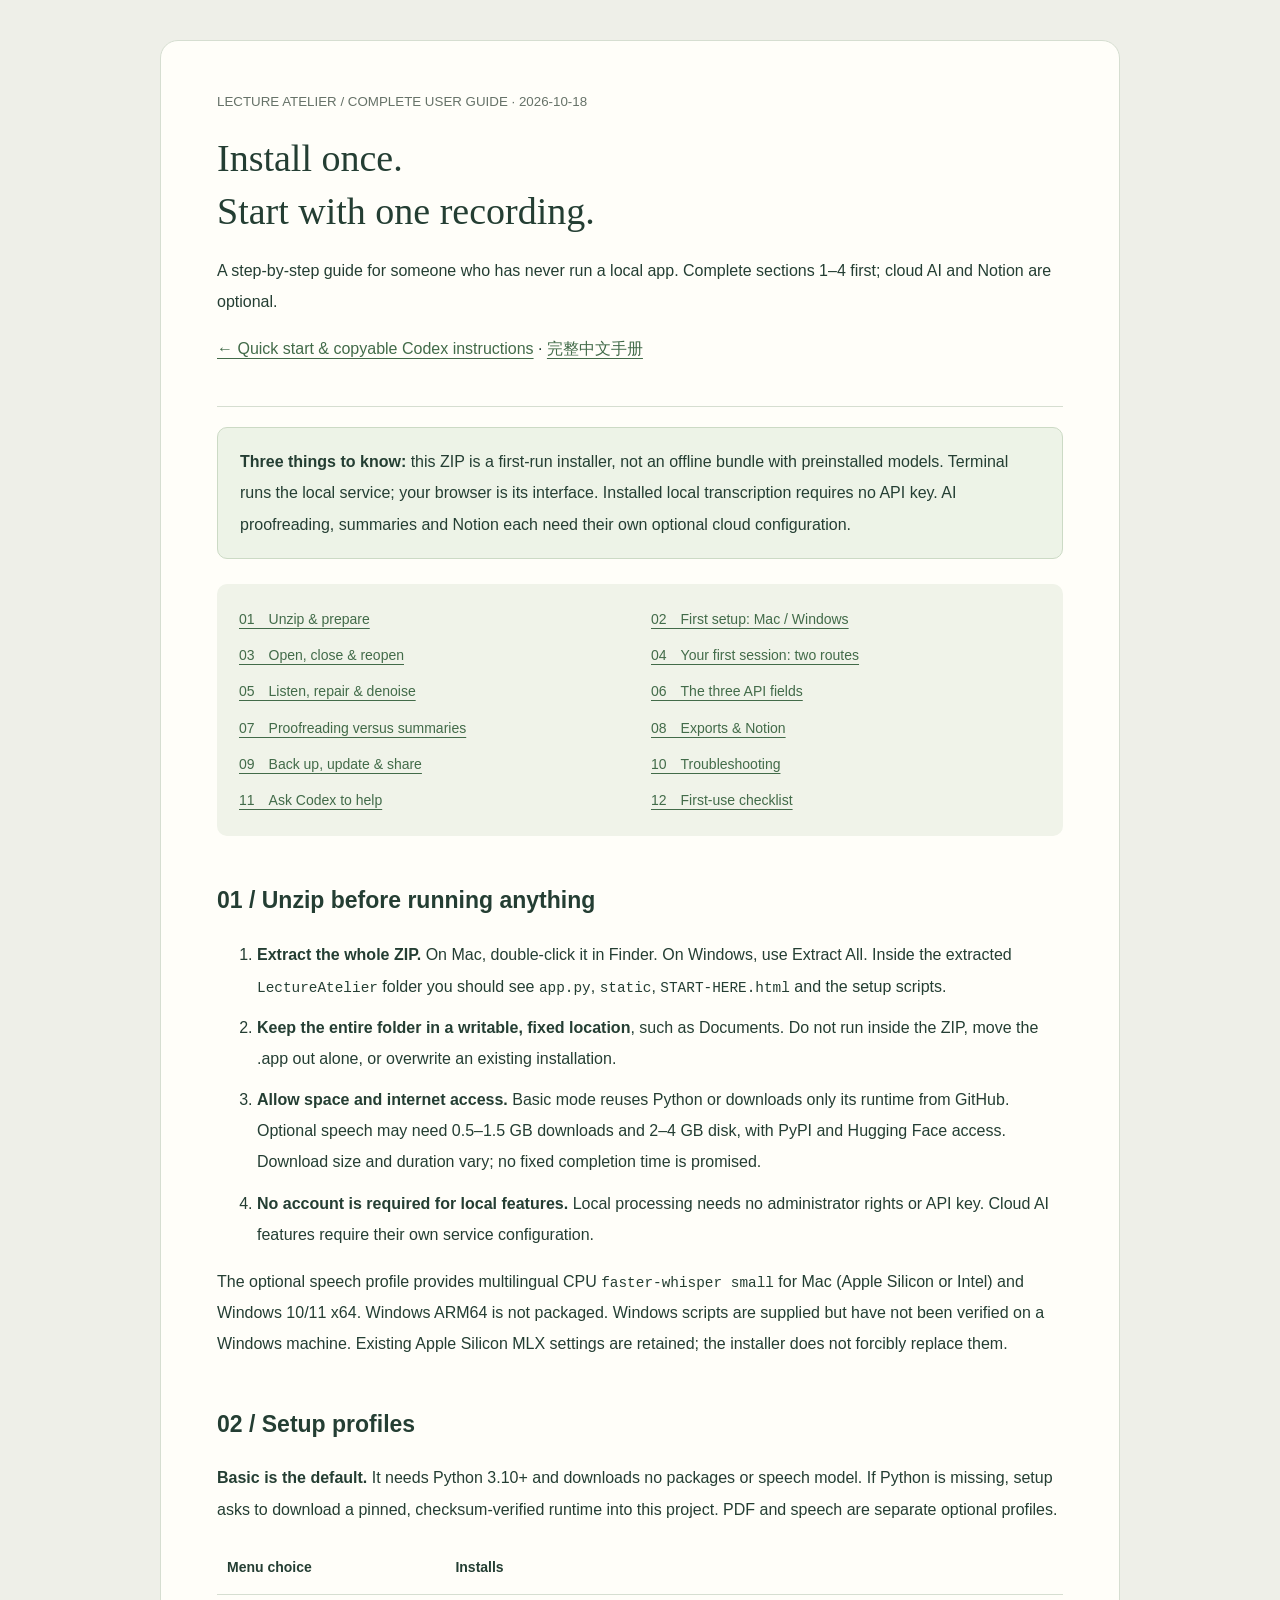
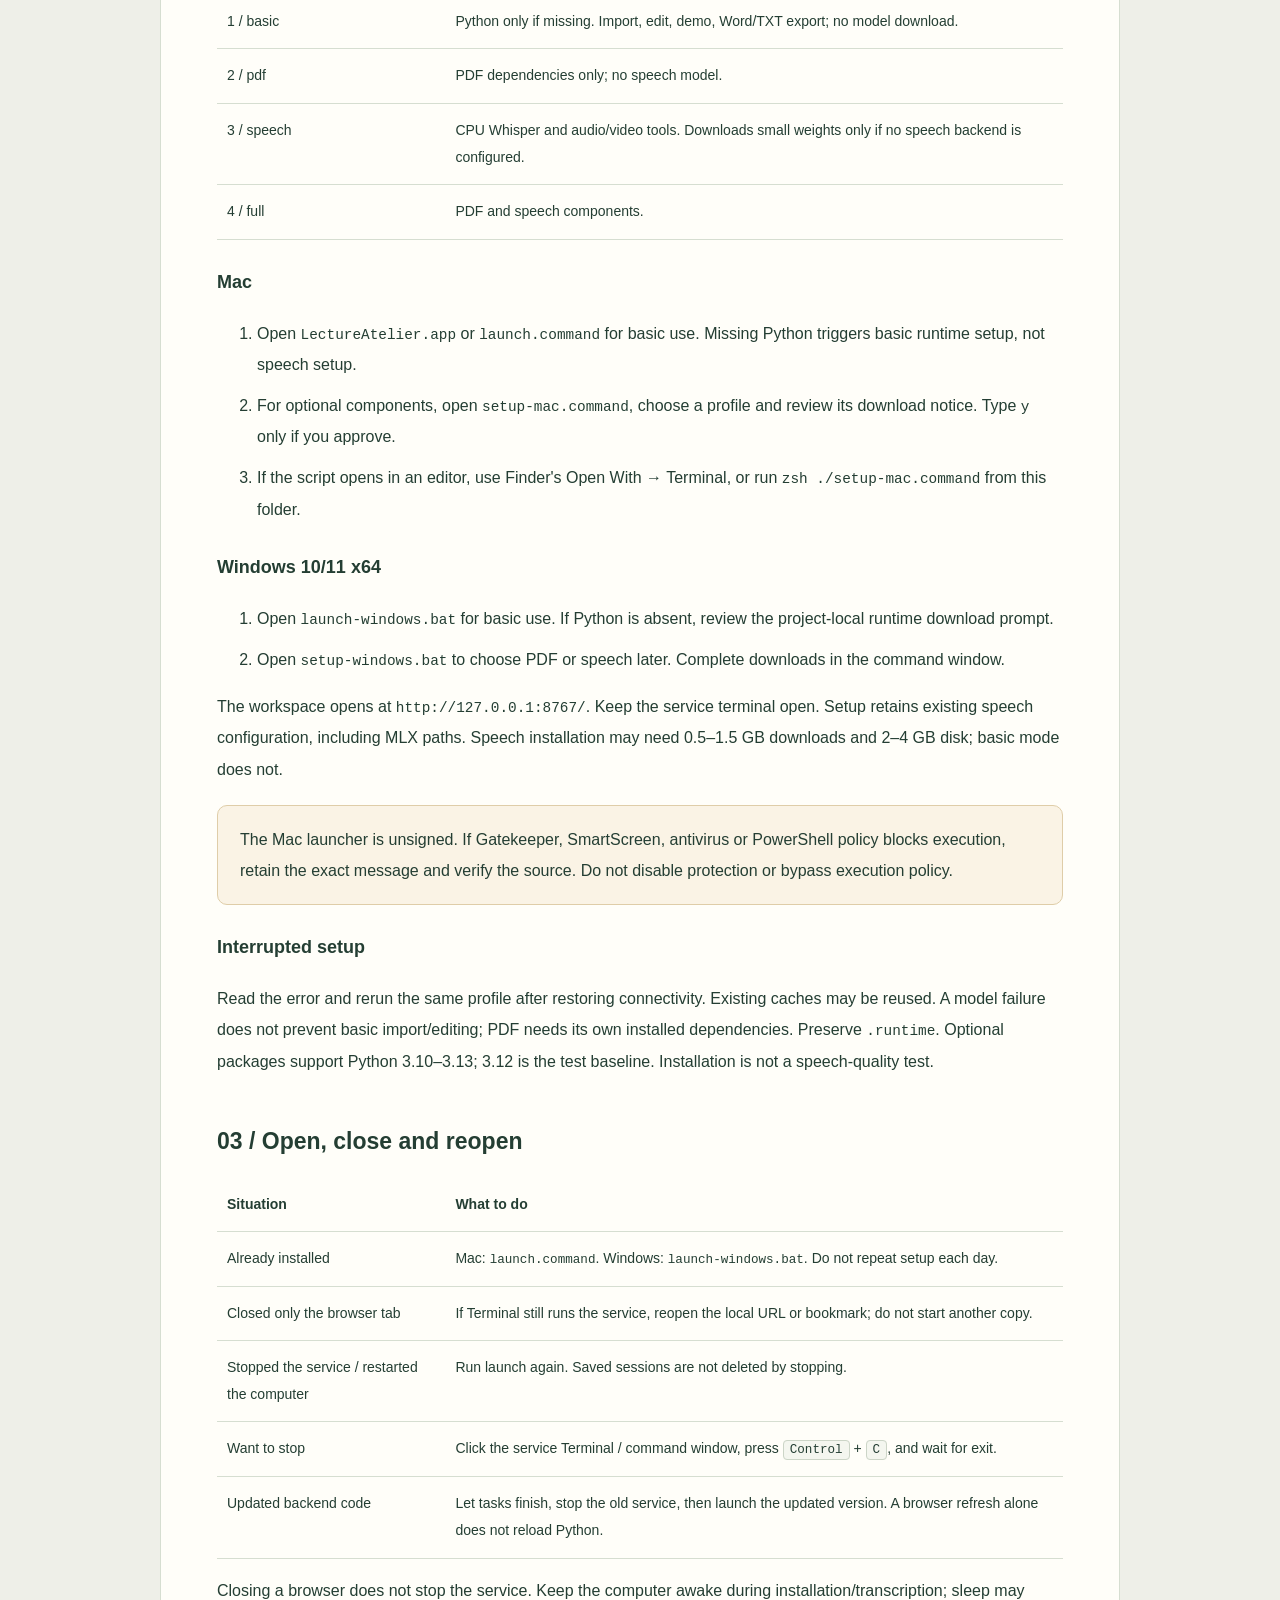
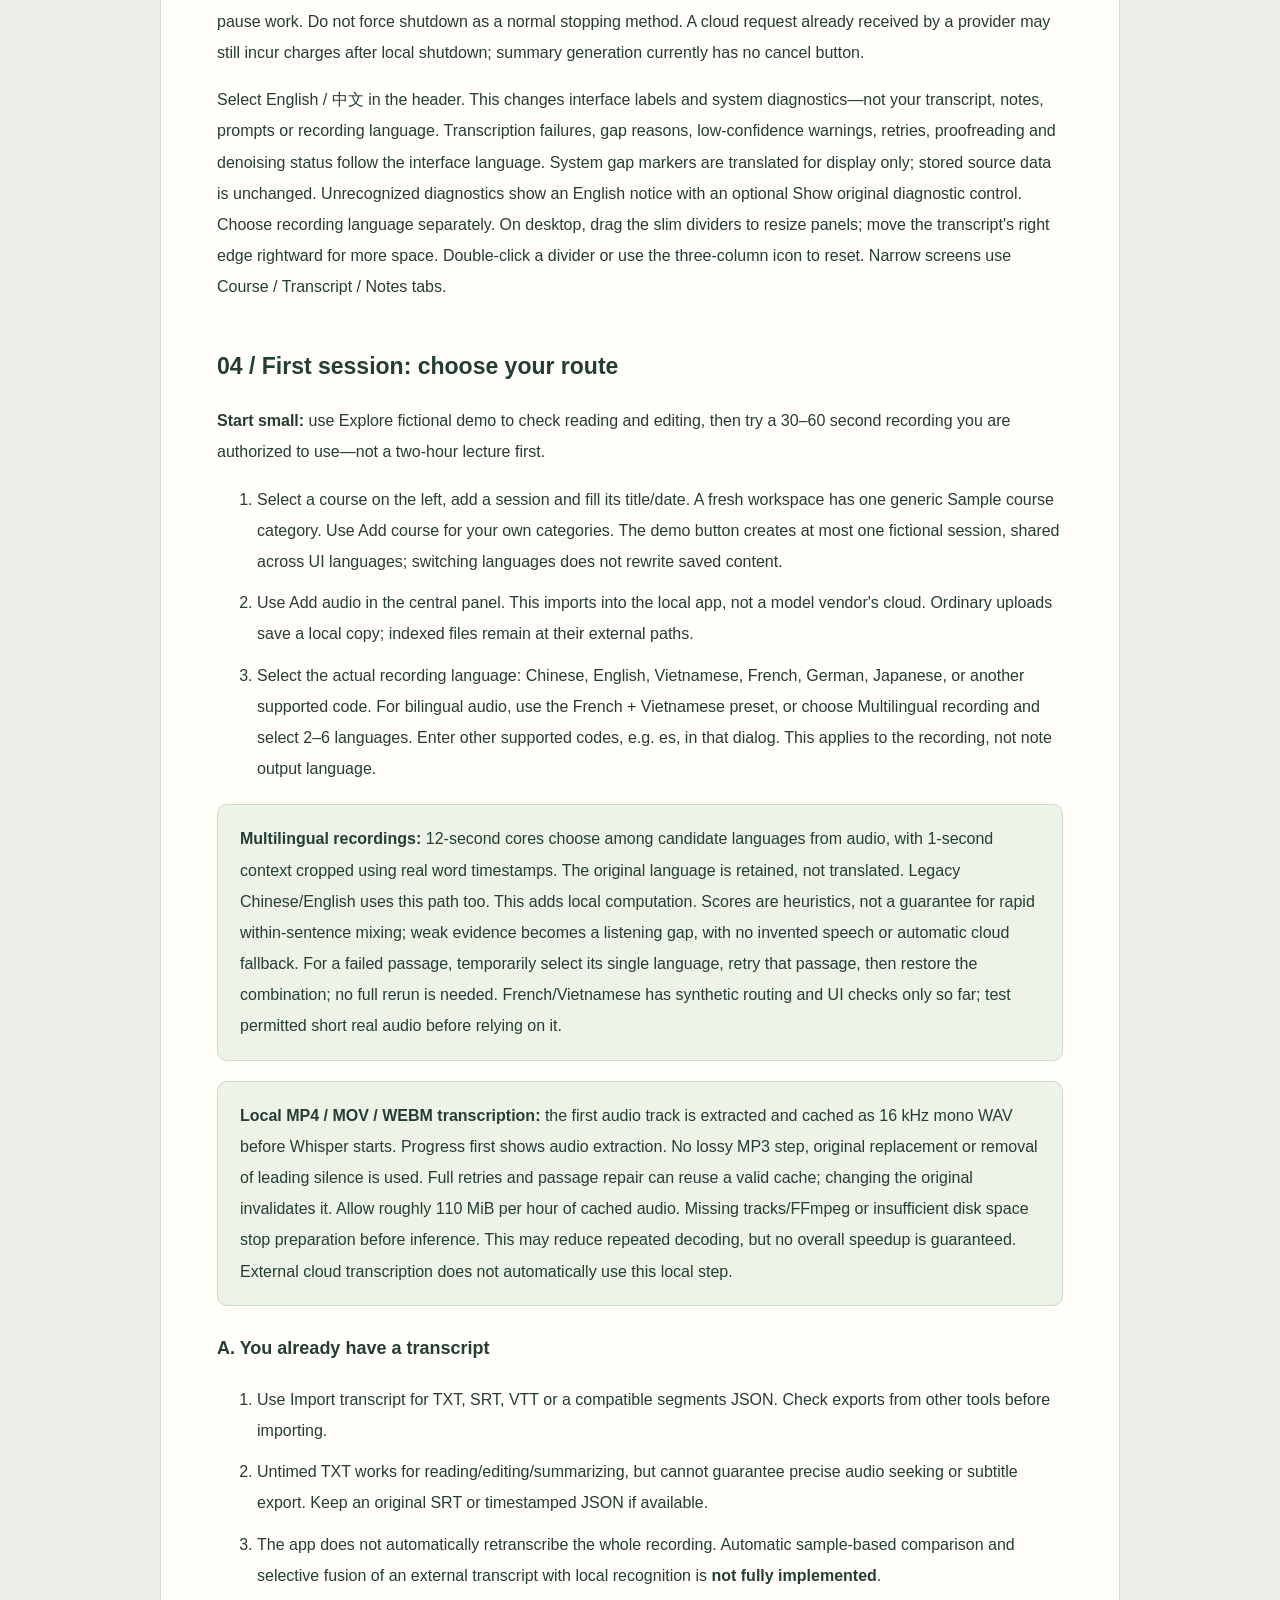
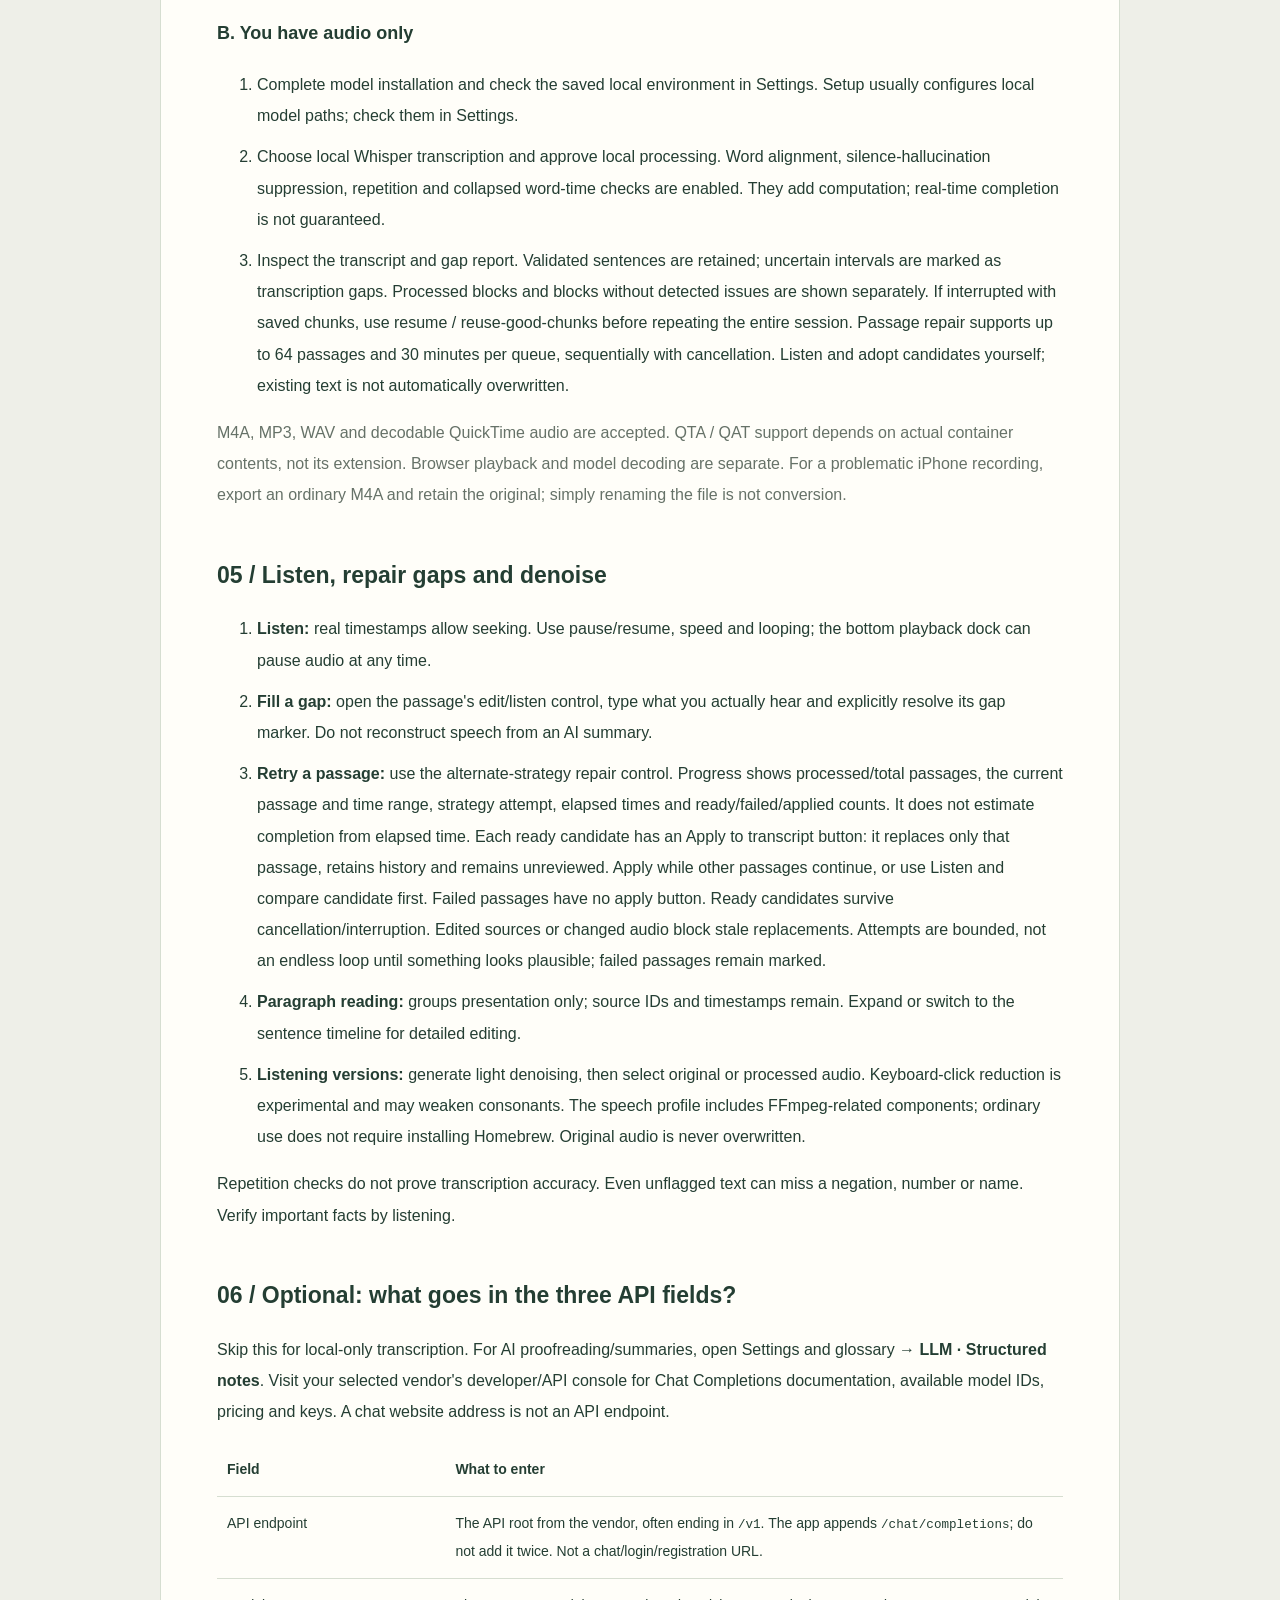
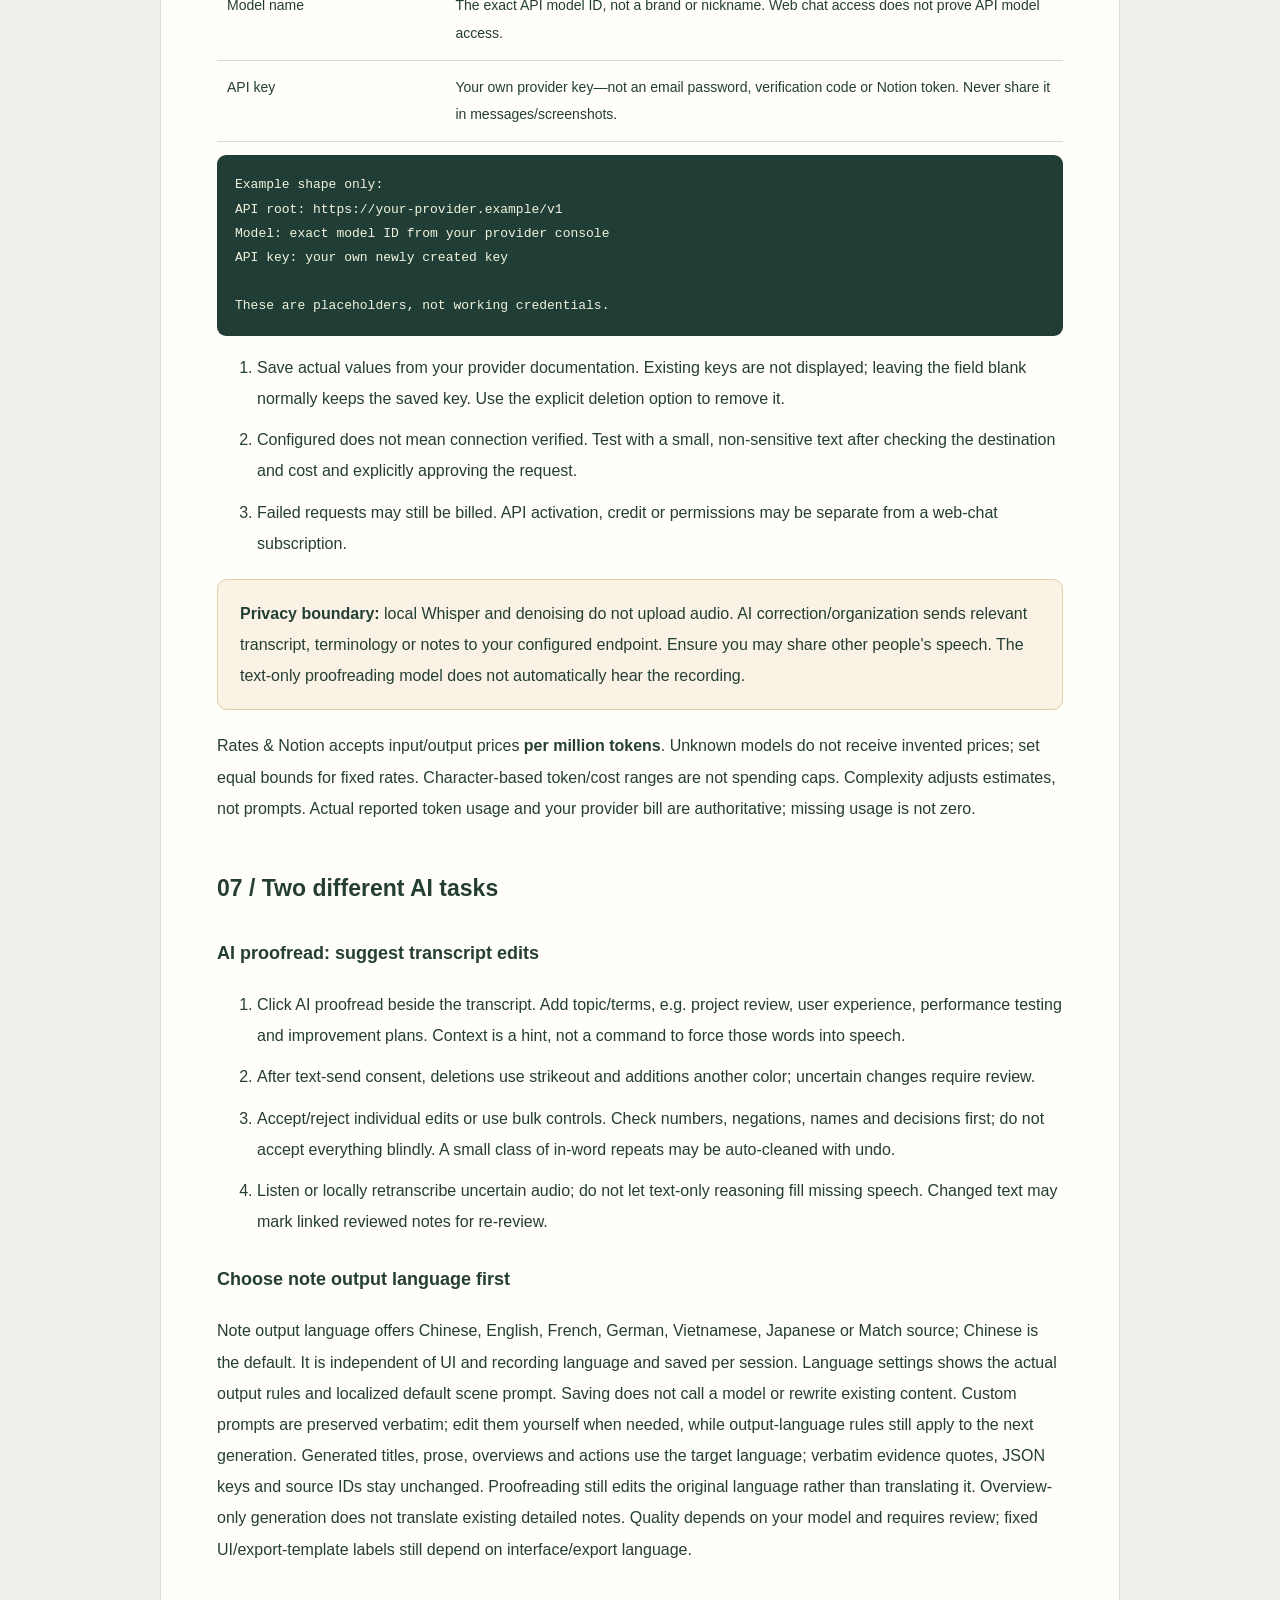
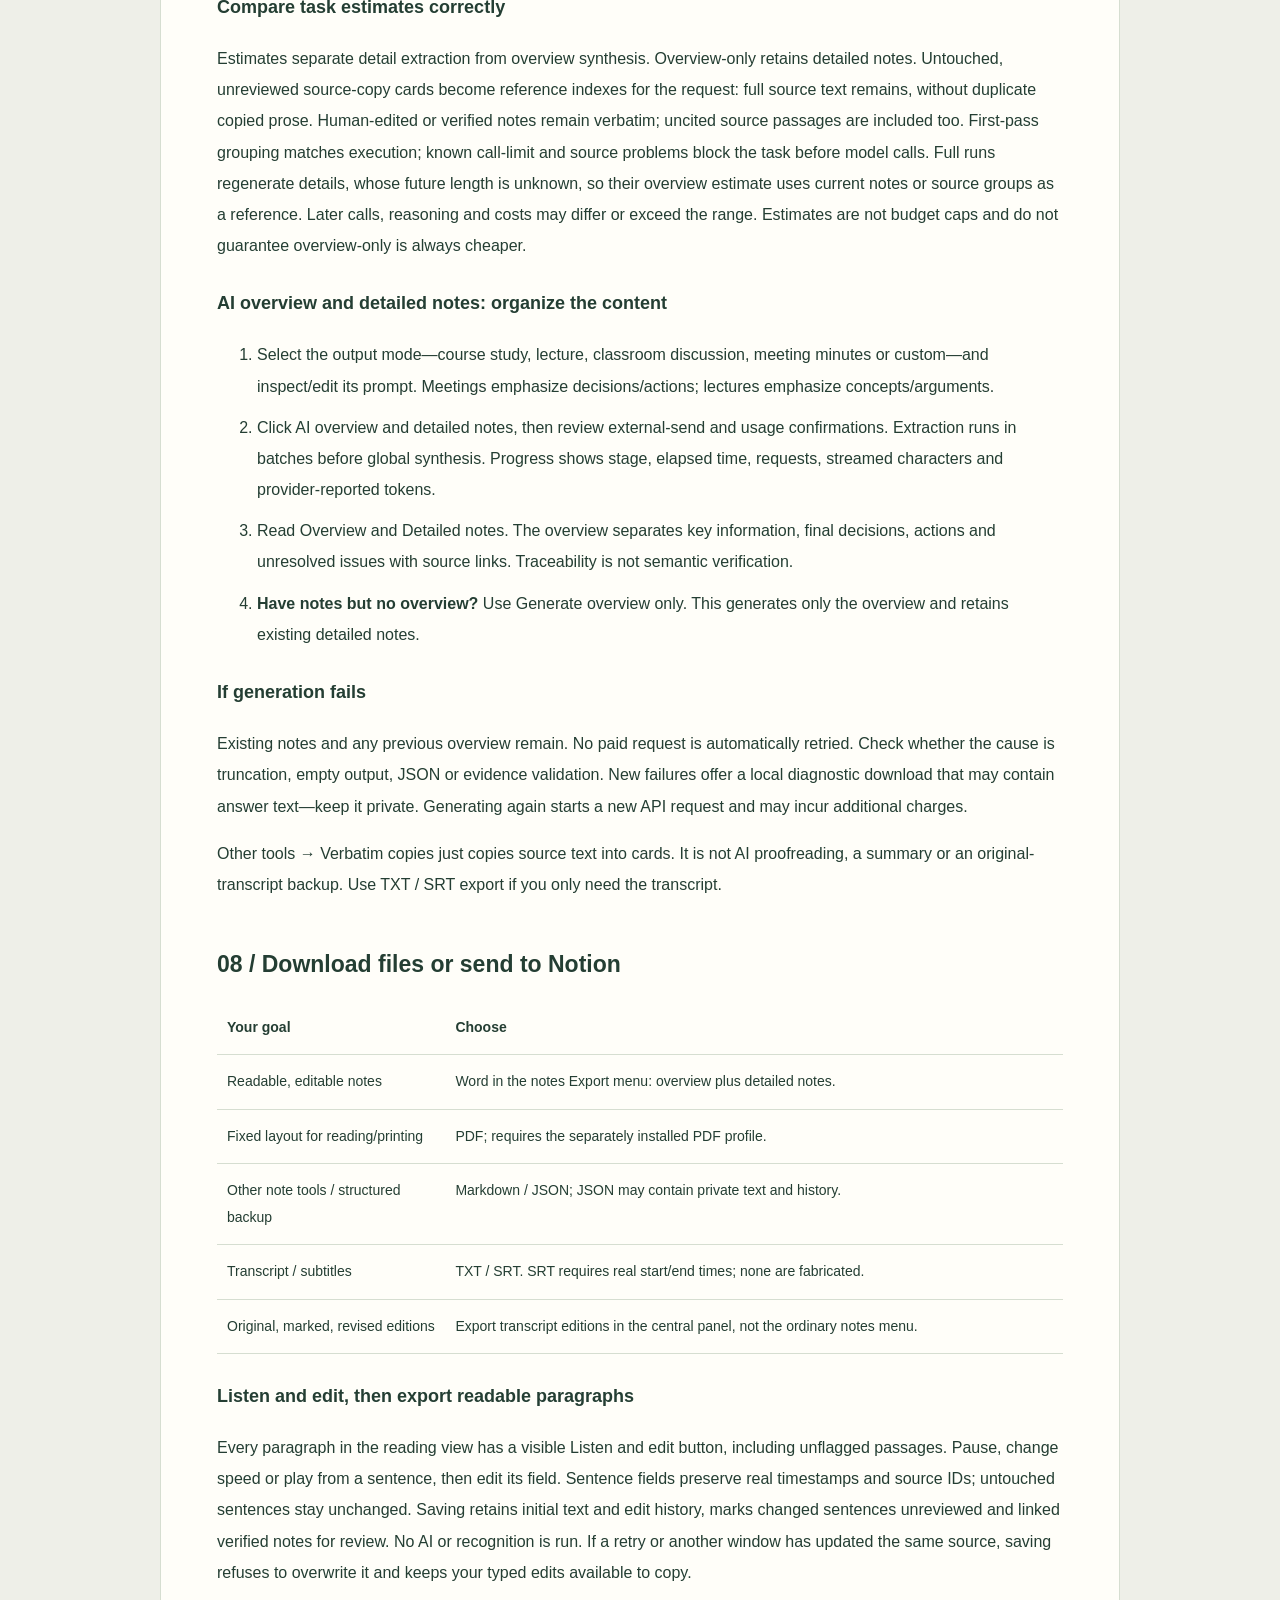
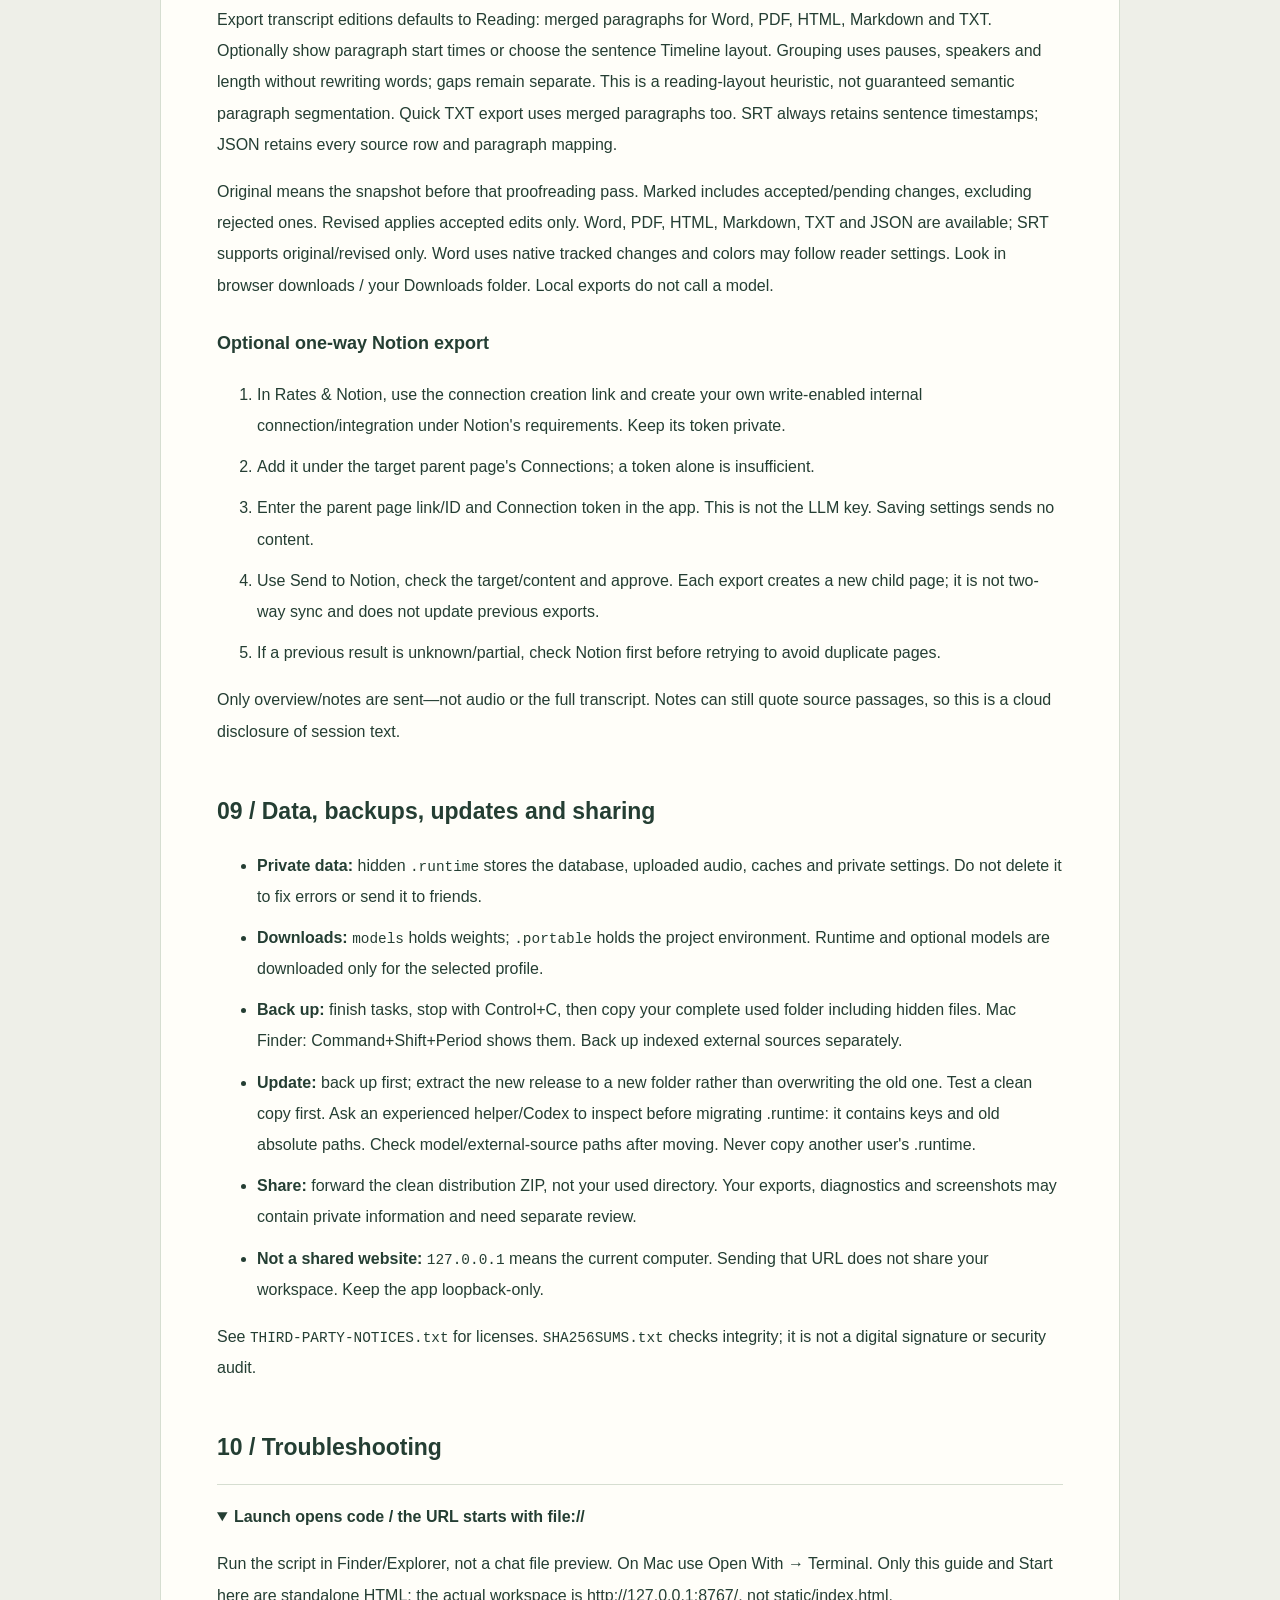
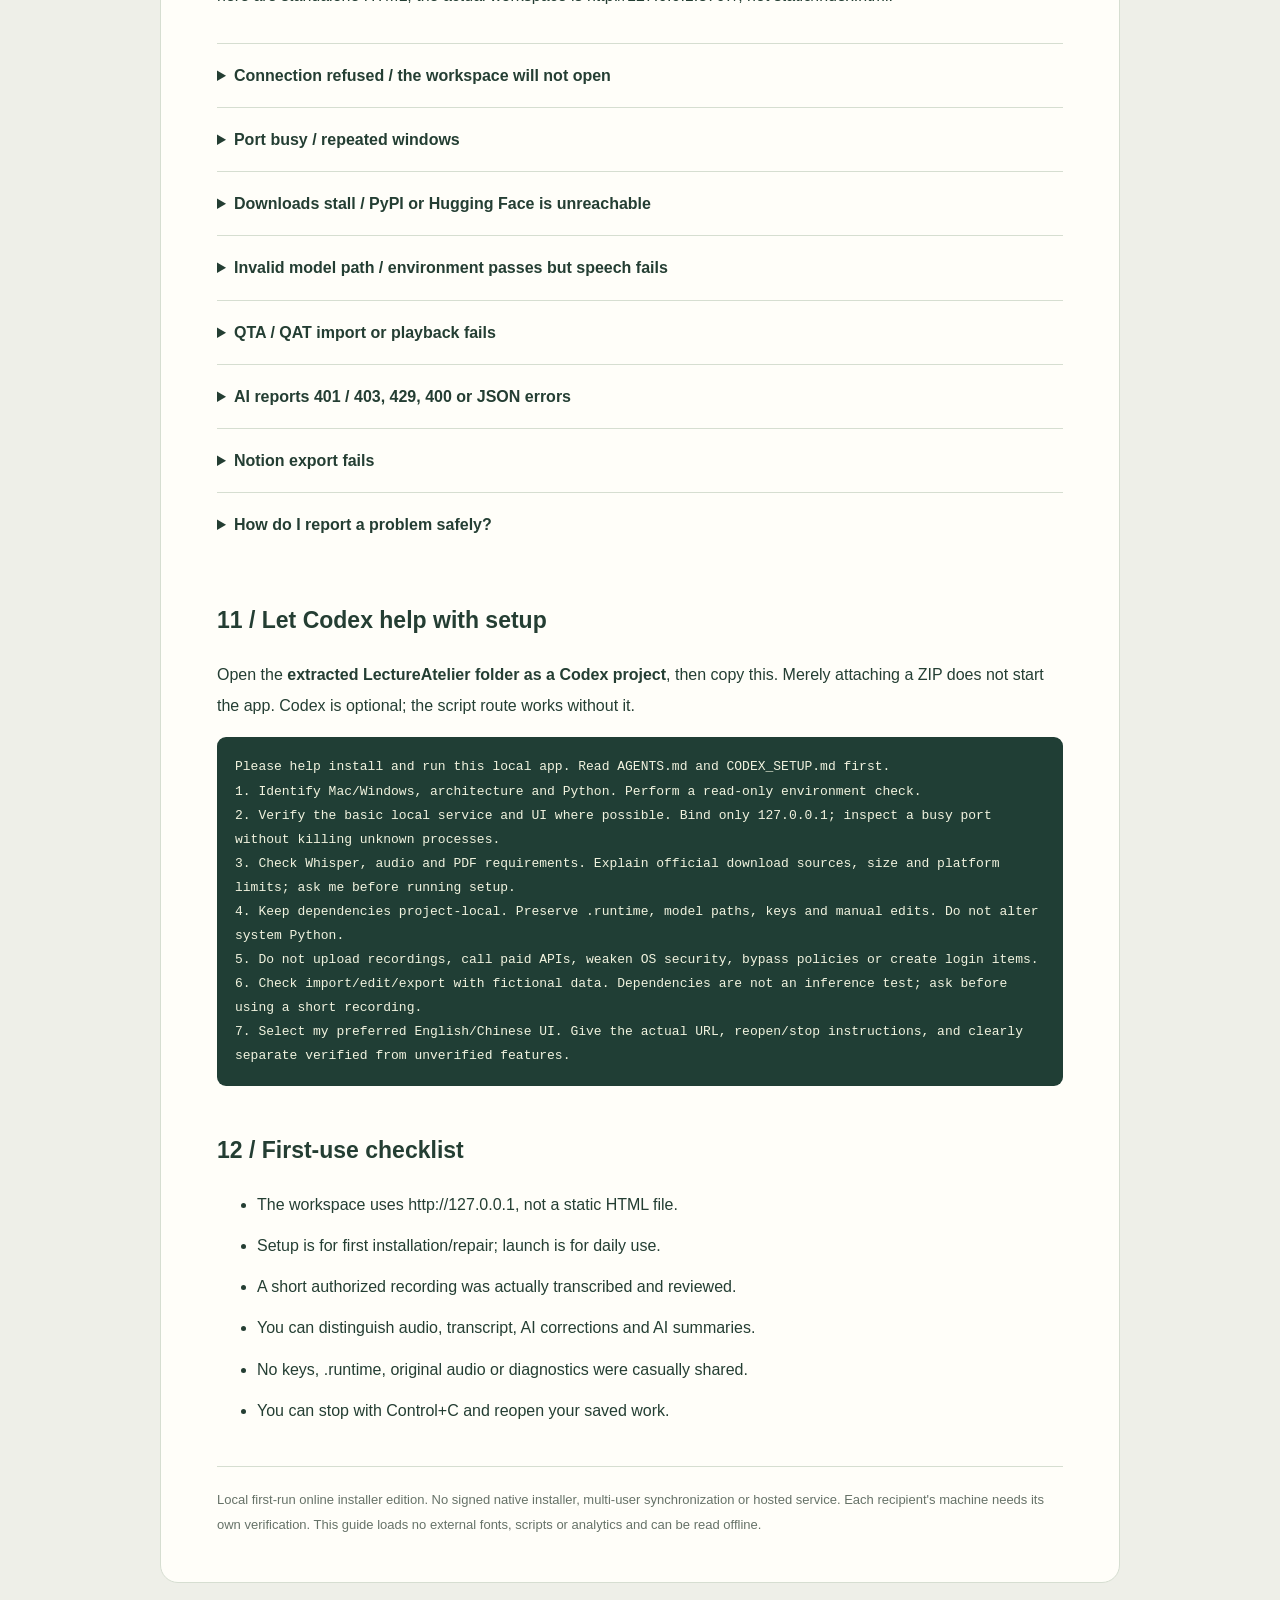
<file: FRIEND-GUIDE-EN.html>
<!doctype html>
<html lang="en"><head><meta charset="utf-8"><meta name="viewport" content="width=device-width,initial-scale=1">
<title>Complete installation & user guide · Lecture Atelier</title><style>
:root{color-scheme:light;--ink:#243e33;--muted:#667268;--line:#d6ded1}*{box-sizing:border-box}body{margin:0;background:#eeefe8;color:var(--ink);font:16px/1.95 -apple-system,BlinkMacSystemFont,"PingFang SC",sans-serif}main{max-width:960px;margin:40px auto;padding:44px 56px;background:#fffef9;border:1px solid var(--line);border-radius:18px}header{border-bottom:1px solid var(--line);padding-bottom:26px}small,.hint{color:var(--muted)}h1{font:500 38px/1.4 "Songti SC",Georgia,serif;margin:16px 0}h2{font-size:23px;margin:42px 0 14px}h3{font-size:18px;margin-top:25px}a{color:#426b49;text-underline-offset:4px;overflow-wrap:anywhere}nav{display:grid;grid-template-columns:1fr 1fr;gap:9px 22px;padding:22px;background:#f0f3e9;border-radius:10px;margin:25px 0}nav a{font-size:14px}.callout{padding:18px 22px;border:1px solid #ccdac5;border-radius:10px;background:#edf3e7;margin:20px 0}.warning{background:#faf3e5;border-color:#dfcda8}table{width:100%;border-collapse:collapse;font-size:14px}th,td{padding:13px 10px;text-align:left;border-bottom:1px solid var(--line);vertical-align:top;overflow-wrap:anywhere}th:first-child{width:27%}pre{padding:18px;background:#203e35;color:#f1f3df;border-radius:9px;white-space:pre-wrap;overflow-wrap:anywhere;font:13px/1.85 Menlo,Consolas,monospace}code,kbd{font-family:Menlo,Consolas,monospace;font-size:.9em;overflow-wrap:anywhere}kbd{border:1px solid #ccd5c7;border-radius:4px;padding:2px 6px;background:#f4f6ef}li{margin:10px 0}details{border-top:1px solid var(--line);padding:16px 0}summary{cursor:pointer;font-weight:600}section{scroll-margin-top:20px}:focus-visible{outline:3px solid #718b65;outline-offset:4px}footer{margin-top:40px;padding-top:20px;border-top:1px solid var(--line);font-size:13px;color:var(--muted)}@media(max-width:680px){main{margin:10px;padding:26px 22px}h1{font-size:29px}nav{grid-template-columns:1fr;padding:18px}table{font-size:13px}td,th{padding:10px 6px}ol,ul{padding-left:23px}}@media print{body{background:white}main{border:0;margin:0;padding:15px}nav{display:none}pre{background:#eee;color:#111}h2{break-after:avoid}}
</style></head><body><main>
<header><small>LECTURE ATELIER / COMPLETE USER GUIDE · 2026-10-18</small><h1>Install once.<br>Start with one recording.</h1><p>A step-by-step guide for someone who has never run a local app. Complete sections 1–4 first; cloud AI and Notion are optional.</p><p><a href="START-HERE.html">← Quick start & copyable Codex instructions</a> · <a href="FRIEND-GUIDE.html">完整中文手册</a></p></header>
<div class="callout"><strong>Three things to know:</strong> this ZIP is a first-run installer, not an offline bundle with preinstalled models. Terminal runs the local service; your browser is its interface. Installed local transcription requires no API key. AI proofreading, summaries and Notion each need their own optional cloud configuration.</div>
<nav aria-label="Contents"><a href="#prepare">01　Unzip & prepare</a><a href="#install">02　First setup: Mac / Windows</a><a href="#daily">03　Open, close & reopen</a><a href="#first">04　Your first session: two routes</a><a href="#review">05　Listen, repair & denoise</a><a href="#api">06　The three API fields</a><a href="#ai">07　Proofreading versus summaries</a><a href="#export">08　Exports & Notion</a><a href="#data">09　Back up, update & share</a><a href="#trouble">10　Troubleshooting</a><a href="#codex">11　Ask Codex to help</a><a href="#checklist">12　First-use checklist</a></nav>

<section id="prepare"><h2>01 / Unzip before running anything</h2><ol>
<li><strong>Extract the whole ZIP.</strong> On Mac, double-click it in Finder. On Windows, use Extract All. Inside the extracted <code>LectureAtelier</code> folder you should see <code>app.py</code>, <code>static</code>, <code>START-HERE.html</code> and the setup scripts.</li>
<li><strong>Keep the entire folder in a writable, fixed location</strong>, such as Documents. Do not run inside the ZIP, move the .app out alone, or overwrite an existing installation.</li>
<li><strong>Allow space and internet access.</strong> Basic mode reuses Python or downloads only its runtime from GitHub. Optional speech may need 0.5–1.5 GB downloads and 2–4 GB disk, with PyPI and Hugging Face access. Download size and duration vary; no fixed completion time is promised.</li>
<li><strong>No account is required for local features.</strong> Local processing needs no administrator rights or API key. Cloud AI features require their own service configuration.</li></ol>
<p>The optional speech profile provides multilingual CPU <code>faster-whisper small</code> for Mac (Apple Silicon or Intel) and Windows 10/11 x64. Windows ARM64 is not packaged. Windows scripts are supplied but have not been verified on a Windows machine. Existing Apple Silicon MLX settings are retained; the installer does not forcibly replace them.</p></section>

<section id="install"><h2>02 / Setup profiles</h2>
<p><strong>Basic is the default.</strong> It needs Python 3.10+ and downloads no packages or speech model. If Python is missing, setup asks to download a pinned, checksum-verified runtime into this project. PDF and speech are separate optional profiles.</p>
<table><thead><tr><th>Menu choice</th><th>Installs</th></tr></thead><tbody>
<tr><td>1 / basic</td><td>Python only if missing. Import, edit, demo, Word/TXT export; no model download.</td></tr>
<tr><td>2 / pdf</td><td>PDF dependencies only; no speech model.</td></tr>
<tr><td>3 / speech</td><td>CPU Whisper and audio/video tools. Downloads small weights only if no speech backend is configured.</td></tr>
<tr><td>4 / full</td><td>PDF and speech components.</td></tr></tbody></table>
<h3>Mac</h3><ol><li>Open <code>LectureAtelier.app</code> or <code>launch.command</code> for basic use. Missing Python triggers basic runtime setup, not speech setup.</li>
<li>For optional components, open <code>setup-mac.command</code>, choose a profile and review its download notice. Type <code>y</code> only if you approve.</li>
<li>If the script opens in an editor, use Finder's Open With → Terminal, or run <code>zsh ./setup-mac.command</code> from this folder.</li></ol>
<h3>Windows 10/11 x64</h3><ol><li>Open <code>launch-windows.bat</code> for basic use. If Python is absent, review the project-local runtime download prompt.</li>
<li>Open <code>setup-windows.bat</code> to choose PDF or speech later. Complete downloads in the command window.</li></ol>
<p>The workspace opens at <code>http://127.0.0.1:8767/</code>. Keep the service terminal open. Setup retains existing speech configuration, including MLX paths. Speech installation may need 0.5–1.5 GB downloads and 2–4 GB disk; basic mode does not.</p>
<div class="callout warning">The Mac launcher is unsigned. If Gatekeeper, SmartScreen, antivirus or PowerShell policy blocks execution, retain the exact message and verify the source. Do not disable protection or bypass execution policy.</div>
<h3>Interrupted setup</h3><p>Read the error and rerun the same profile after restoring connectivity. Existing caches may be reused. A model failure does not prevent basic import/editing; PDF needs its own installed dependencies. Preserve <code>.runtime</code>. Optional packages support Python 3.10–3.13; 3.12 is the test baseline. Installation is not a speech-quality test.</p></section>

<section id="daily"><h2>03 / Open, close and reopen</h2><table><thead><tr><th>Situation</th><th>What to do</th></tr></thead><tbody>
<tr><td>Already installed</td><td>Mac: <code>launch.command</code>. Windows: <code>launch-windows.bat</code>. Do not repeat setup each day.</td></tr>
<tr><td>Closed only the browser tab</td><td>If Terminal still runs the service, reopen the local URL or bookmark; do not start another copy.</td></tr>
<tr><td>Stopped the service / restarted the computer</td><td>Run launch again. Saved sessions are not deleted by stopping.</td></tr>
<tr><td>Want to stop</td><td>Click the service Terminal / command window, press <kbd>Control</kbd> + <kbd>C</kbd>, and wait for exit. </td></tr>
<tr><td>Updated backend code</td><td>Let tasks finish, stop the old service, then launch the updated version. A browser refresh alone does not reload Python.</td></tr></tbody></table>
<p>Closing a browser does not stop the service. Keep the computer awake during installation/transcription; sleep may pause work. Do not force shutdown as a normal stopping method. A cloud request already received by a provider may still incur charges after local shutdown; summary generation currently has no cancel button.</p>
<p>Select English / 中文 in the header. This changes interface labels and system diagnostics—not your transcript, notes, prompts or recording language. Transcription failures, gap reasons, low-confidence warnings, retries, proofreading and denoising status follow the interface language. System gap markers are translated for display only; stored source data is unchanged. Unrecognized diagnostics show an English notice with an optional Show original diagnostic control. Choose recording language separately. On desktop, drag the slim dividers to resize panels; move the transcript's right edge rightward for more space. Double-click a divider or use the three-column icon to reset. Narrow screens use Course / Transcript / Notes tabs.</p></section>

<section id="first"><h2>04 / First session: choose your route</h2><p><strong>Start small:</strong> use Explore fictional demo to check reading and editing, then try a 30–60 second recording you are authorized to use—not a two-hour lecture first.</p><ol>
<li>Select a course on the left, add a session and fill its title/date. A fresh workspace has one generic Sample course category. Use Add course for your own categories. The demo button creates at most one fictional session, shared across UI languages; switching languages does not rewrite saved content.</li>
<li>Use Add audio in the central panel. This imports into the local app, not a model vendor's cloud. Ordinary uploads save a local copy; indexed files remain at their external paths.</li>
<li>Select the actual recording language: Chinese, English, Vietnamese, French, German, Japanese, or another supported code. For bilingual audio, use the French + Vietnamese preset, or choose Multilingual recording and select 2–6 languages. Enter other supported codes, e.g. es, in that dialog. This applies to the recording, not note output language.</li></ol>
<div class="callout"><strong>Multilingual recordings:</strong> 12-second cores choose among candidate languages from audio, with 1-second context cropped using real word timestamps. The original language is retained, not translated. Legacy Chinese/English uses this path too. This adds local computation. Scores are heuristics, not a guarantee for rapid within-sentence mixing; weak evidence becomes a listening gap, with no invented speech or automatic cloud fallback. For a failed passage, temporarily select its single language, retry that passage, then restore the combination; no full rerun is needed. French/Vietnamese has synthetic routing and UI checks only so far; test permitted short real audio before relying on it.</div>
<div class="callout"><strong>Local MP4 / MOV / WEBM transcription:</strong> the first audio track is extracted and cached as 16 kHz mono WAV before Whisper starts. Progress first shows audio extraction. No lossy MP3 step, original replacement or removal of leading silence is used. Full retries and passage repair can reuse a valid cache; changing the original invalidates it. Allow roughly 110 MiB per hour of cached audio. Missing tracks/FFmpeg or insufficient disk space stop preparation before inference. This may reduce repeated decoding, but no overall speedup is guaranteed. External cloud transcription does not automatically use this local step.</div>
<h3>A. You already have a transcript</h3><ol><li>Use Import transcript for TXT, SRT, VTT or a compatible segments JSON. Check exports from other tools before importing.</li><li>Untimed TXT works for reading/editing/summarizing, but cannot guarantee precise audio seeking or subtitle export. Keep an original SRT or timestamped JSON if available.</li><li>The app does not automatically retranscribe the whole recording. Automatic sample-based comparison and selective fusion of an external transcript with local recognition is <strong>not fully implemented</strong>.</li></ol>
<h3>B. You have audio only</h3><ol><li>Complete model installation and check the saved local environment in Settings. Setup usually configures local model paths; check them in Settings.</li><li>Choose local Whisper transcription and approve local processing. Word alignment, silence-hallucination suppression, repetition and collapsed word-time checks are enabled. They add computation; real-time completion is not guaranteed.</li><li>Inspect the transcript and gap report. Validated sentences are retained; uncertain intervals are marked as transcription gaps. Processed blocks and blocks without detected issues are shown separately. If interrupted with saved chunks, use resume / reuse-good-chunks before repeating the entire session. Passage repair supports up to 64 passages and 30 minutes per queue, sequentially with cancellation. Listen and adopt candidates yourself; existing text is not automatically overwritten.</li></ol>
<p class="hint">M4A, MP3, WAV and decodable QuickTime audio are accepted. QTA / QAT support depends on actual container contents, not its extension. Browser playback and model decoding are separate. For a problematic iPhone recording, export an ordinary M4A and retain the original; simply renaming the file is not conversion.</p></section>

<section id="review"><h2>05 / Listen, repair gaps and denoise</h2><ol>
<li><strong>Listen:</strong> real timestamps allow seeking. Use pause/resume, speed and looping; the bottom playback dock can pause audio at any time.</li>
<li><strong>Fill a gap:</strong> open the passage's edit/listen control, type what you actually hear and explicitly resolve its gap marker. Do not reconstruct speech from an AI summary.</li>
<li><strong>Retry a passage:</strong> use the alternate-strategy repair control. Progress shows processed/total passages, the current passage and time range, strategy attempt, elapsed times and ready/failed/applied counts. It does not estimate completion from elapsed time. Each ready candidate has an Apply to transcript button: it replaces only that passage, retains history and remains unreviewed. Apply while other passages continue, or use Listen and compare candidate first. Failed passages have no apply button. Ready candidates survive cancellation/interruption. Edited sources or changed audio block stale replacements. Attempts are bounded, not an endless loop until something looks plausible; failed passages remain marked.</li>
<li><strong>Paragraph reading:</strong> groups presentation only; source IDs and timestamps remain. Expand or switch to the sentence timeline for detailed editing.</li>
<li><strong>Listening versions:</strong> generate light denoising, then select original or processed audio. Keyboard-click reduction is experimental and may weaken consonants. The speech profile includes FFmpeg-related components; ordinary use does not require installing Homebrew. Original audio is never overwritten.</li></ol><p>Repetition checks do not prove transcription accuracy. Even unflagged text can miss a negation, number or name. Verify important facts by listening.</p></section>

<section id="api"><h2>06 / Optional: what goes in the three API fields?</h2><p>Skip this for local-only transcription. For AI proofreading/summaries, open Settings and glossary → <strong>LLM · Structured notes</strong>. Visit your selected vendor's developer/API console for Chat Completions documentation, available model IDs, pricing and keys. A chat website address is not an API endpoint.</p>
<table><thead><tr><th>Field</th><th>What to enter</th></tr></thead><tbody><tr><td>API endpoint</td><td>The API root from the vendor, often ending in <code>/v1</code>. The app appends <code>/chat/completions</code>; do not add it twice. Not a chat/login/registration URL.</td></tr><tr><td>Model name</td><td>The exact API model ID, not a brand or nickname. Web chat access does not prove API model access.</td></tr><tr><td>API key</td><td>Your own provider key—not an email password, verification code or Notion token. Never share it in messages/screenshots.</td></tr></tbody></table>
<pre>Example shape only:
API root: https://your-provider.example/v1
Model: exact model ID from your provider console
API key: your own newly created key

These are placeholders, not working credentials.</pre>
<ol><li>Save actual values from your provider documentation. Existing keys are not displayed; leaving the field blank normally keeps the saved key. Use the explicit deletion option to remove it.</li><li>Configured does not mean connection verified. Test with a small, non-sensitive text after checking the destination and cost and explicitly approving the request.</li><li>Failed requests may still be billed. API activation, credit or permissions may be separate from a web-chat subscription.</li></ol>
<div class="callout warning"><strong>Privacy boundary:</strong> local Whisper and denoising do not upload audio. AI correction/organization sends relevant transcript, terminology or notes to your configured endpoint. Ensure you may share other people's speech. The text-only proofreading model does not automatically hear the recording.</div>
<p>Rates & Notion accepts input/output prices <strong>per million tokens</strong>. Unknown models do not receive invented prices; set equal bounds for fixed rates. Character-based token/cost ranges are not spending caps. Complexity adjusts estimates, not prompts. Actual reported token usage and your provider bill are authoritative; missing usage is not zero.</p></section>

<section id="ai"><h2>07 / Two different AI tasks</h2><h3>AI proofread: suggest transcript edits</h3><ol><li>Click AI proofread beside the transcript. Add topic/terms, e.g. project review, user experience, performance testing and improvement plans. Context is a hint, not a command to force those words into speech.</li><li>After text-send consent, deletions use strikeout and additions another color; uncertain changes require review.</li><li>Accept/reject individual edits or use bulk controls. Check numbers, negations, names and decisions first; do not accept everything blindly. A small class of in-word repeats may be auto-cleaned with undo.</li><li>Listen or locally retranscribe uncertain audio; do not let text-only reasoning fill missing speech. Changed text may mark linked reviewed notes for re-review.</li></ol>
<h3>Choose note output language first</h3><p>Note output language offers Chinese, English, French, German, Vietnamese, Japanese or Match source; Chinese is the default. It is independent of UI and recording language and saved per session. Language settings shows the actual output rules and localized default scene prompt. Saving does not call a model or rewrite existing content. Custom prompts are preserved verbatim; edit them yourself when needed, while output-language rules still apply to the next generation. Generated titles, prose, overviews and actions use the target language; verbatim evidence quotes, JSON keys and source IDs stay unchanged. Proofreading still edits the original language rather than translating it. Overview-only generation does not translate existing detailed notes. Quality depends on your model and requires review; fixed UI/export-template labels still depend on interface/export language.</p>
<h3>Compare task estimates correctly</h3><p>Estimates separate detail extraction from overview synthesis. Overview-only retains detailed notes. Untouched, unreviewed source-copy cards become reference indexes for the request: full source text remains, without duplicate copied prose. Human-edited or verified notes remain verbatim; uncited source passages are included too. First-pass grouping matches execution; known call-limit and source problems block the task before model calls. Full runs regenerate details, whose future length is unknown, so their overview estimate uses current notes or source groups as a reference. Later calls, reasoning and costs may differ or exceed the range. Estimates are not budget caps and do not guarantee overview-only is always cheaper.</p>
<h3>AI overview and detailed notes: organize the content</h3><ol><li>Select the output mode—course study, lecture, classroom discussion, meeting minutes or custom—and inspect/edit its prompt. Meetings emphasize decisions/actions; lectures emphasize concepts/arguments.</li><li>Click AI overview and detailed notes, then review external-send and usage confirmations. Extraction runs in batches before global synthesis. Progress shows stage, elapsed time, requests, streamed characters and provider-reported tokens.</li><li>Read Overview and Detailed notes. The overview separates key information, final decisions, actions and unresolved issues with source links. Traceability is not semantic verification.</li><li><strong>Have notes but no overview?</strong> Use Generate overview only. This generates only the overview and retains existing detailed notes.</li></ol>
<h3>If generation fails</h3><p>Existing notes and any previous overview remain. No paid request is automatically retried. Check whether the cause is truncation, empty output, JSON or evidence validation. New failures offer a local diagnostic download that may contain answer text—keep it private. Generating again starts a new API request and may incur additional charges.</p>
<p>Other tools → Verbatim copies just copies source text into cards. It is not AI proofreading, a summary or an original-transcript backup. Use TXT / SRT export if you only need the transcript.</p></section>

<section id="export"><h2>08 / Download files or send to Notion</h2><table><thead><tr><th>Your goal</th><th>Choose</th></tr></thead><tbody><tr><td>Readable, editable notes</td><td>Word in the notes Export menu: overview plus detailed notes.</td></tr><tr><td>Fixed layout for reading/printing</td><td>PDF; requires the separately installed PDF profile.</td></tr><tr><td>Other note tools / structured backup</td><td>Markdown / JSON; JSON may contain private text and history.</td></tr><tr><td>Transcript / subtitles</td><td>TXT / SRT. SRT requires real start/end times; none are fabricated.</td></tr><tr><td>Original, marked, revised editions</td><td>Export transcript editions in the central panel, not the ordinary notes menu.</td></tr></tbody></table>
<h3>Listen and edit, then export readable paragraphs</h3><p>Every paragraph in the reading view has a visible Listen and edit button, including unflagged passages. Pause, change speed or play from a sentence, then edit its field. Sentence fields preserve real timestamps and source IDs; untouched sentences stay unchanged. Saving retains initial text and edit history, marks changed sentences unreviewed and linked verified notes for review. No AI or recognition is run. If a retry or another window has updated the same source, saving refuses to overwrite it and keeps your typed edits available to copy.</p><p>Export transcript editions defaults to Reading: merged paragraphs for Word, PDF, HTML, Markdown and TXT. Optionally show paragraph start times or choose the sentence Timeline layout. Grouping uses pauses, speakers and length without rewriting words; gaps remain separate. This is a reading-layout heuristic, not guaranteed semantic paragraph segmentation. Quick TXT export uses merged paragraphs too. SRT always retains sentence timestamps; JSON retains every source row and paragraph mapping.</p>
<p>Original means the snapshot before that proofreading pass. Marked includes accepted/pending changes, excluding rejected ones. Revised applies accepted edits only. Word, PDF, HTML, Markdown, TXT and JSON are available; SRT supports original/revised only. Word uses native tracked changes and colors may follow reader settings. Look in browser downloads / your Downloads folder. Local exports do not call a model.</p>
<h3>Optional one-way Notion export</h3><ol><li>In Rates & Notion, use the connection creation link and create your own write-enabled internal connection/integration under Notion's requirements. Keep its token private.</li><li>Add it under the target parent page's Connections; a token alone is insufficient.</li><li>Enter the parent page link/ID and Connection token in the app. This is not the LLM key. Saving settings sends no content.</li><li>Use Send to Notion, check the target/content and approve. Each export creates a new child page; it is not two-way sync and does not update previous exports.</li><li>If a previous result is unknown/partial, check Notion first before retrying to avoid duplicate pages.</li></ol><p>Only overview/notes are sent—not audio or the full transcript. Notes can still quote source passages, so this is a cloud disclosure of session text.</p></section>

<section id="data"><h2>09 / Data, backups, updates and sharing</h2><ul>
<li><strong>Private data:</strong> hidden <code>.runtime</code> stores the database, uploaded audio, caches and private settings. Do not delete it to fix errors or send it to friends.</li>
<li><strong>Downloads:</strong> <code>models</code> holds weights; <code>.portable</code> holds the project environment. Runtime and optional models are downloaded only for the selected profile.</li>
<li><strong>Back up:</strong> finish tasks, stop with Control+C, then copy your complete used folder including hidden files. Mac Finder: Command+Shift+Period shows them. Back up indexed external sources separately.</li>
<li><strong>Update:</strong> back up first; extract the new release to a new folder rather than overwriting the old one. Test a clean copy first. Ask an experienced helper/Codex to inspect before migrating .runtime: it contains keys and old absolute paths. Check model/external-source paths after moving. Never copy another user's .runtime.</li>
<li><strong>Share:</strong> forward the clean distribution ZIP, not your used directory. Your exports, diagnostics and screenshots may contain private information and need separate review.</li>
<li><strong>Not a shared website:</strong> <code>127.0.0.1</code> means the current computer. Sending that URL does not share your workspace. Keep the app loopback-only.</li></ul>
<p>See <code>THIRD-PARTY-NOTICES.txt</code> for licenses. <code>SHA256SUMS.txt</code> checks integrity; it is not a digital signature or security audit.</p></section>

<section id="trouble"><h2>10 / Troubleshooting</h2>
<details open><summary>Launch opens code / the URL starts with file://</summary><p>Run the script in Finder/Explorer, not a chat file preview. On Mac use Open With → Terminal. Only this guide and Start here are standalone HTML; the actual workspace is http://127.0.0.1:8767/, not static/index.html.</p></details>
<details><summary>Connection refused / the workspace will not open</summary><p>Check the service Terminal; restart with launch if stopped. If installation failed, inspect its last error first. You do not need a public domain or a 0.0.0.0 listener.</p></details>
<details><summary>Port busy / repeated windows</summary><p>Check the existing URL and Terminal first. Do not keep launching copies or kill every Python process. If another application owns the port, have a helper choose an unused one. Do not run two services against the same database.</p></details>
<details><summary>Downloads stall / PyPI or Hugging Face is unreachable</summary><p>Keep the exact error, check official-source connectivity, then rerun setup. Do not use unknown scripts to alter proxies, bypass certificate checks or switch to an untrusted mirror. Distinguish Python/dependency failures from model failures.</p></details>
<details><summary>Invalid model path / environment passes but speech fails</summary><p>Check completed setup and launch normally. Verify the backend, Python and model paths on this computer. Dependency checks do not prove adequate memory, decodable audio or successful inference. Try a short recording and inspect the error.</p></details>
<details><summary>QTA / QAT import or playback fails</summary><p>Retain the original and export ordinary M4A; renaming is not conversion. Container/codec support varies. Multi-track processing uses the first audio track, not spatial effects or additional layers.</p></details>
<details><summary>AI reports 401 / 403, 429, 400 or JSON errors</summary><p>401/403: key/model access; 429: credit/rate limits; 400: root URL, model ID and streamed Chat Completions JSON compatibility. For JSON/truncation, inspect diagnostics/usage rather than retrying endlessly. Configured is not authenticated; failure does not imply no charge.</p></details>
<details><summary>Notion export fails</summary><p>Check the connection token, parent page sharing and write access. An unknown previous result may already have created a page. An LLM key cannot replace a Notion token.</p></details>
<details><summary>How do I report a problem safely?</summary><p>Send OS version, CPU/chip, script name, steps, timestamp and the last error lines. Redact keys, accounts, personal paths and lecture text. Do not send .runtime, full audio or diagnostic answer text by default.</p></details></section>

<section id="codex"><h2>11 / Let Codex help with setup</h2><p>Open the <strong>extracted LectureAtelier folder as a Codex project</strong>, then copy this. Merely attaching a ZIP does not start the app. Codex is optional; the script route works without it.</p>
<pre>Please help install and run this local app. Read AGENTS.md and CODEX_SETUP.md first.
1. Identify Mac/Windows, architecture and Python. Perform a read-only environment check.
2. Verify the basic local service and UI where possible. Bind only 127.0.0.1; inspect a busy port without killing unknown processes.
3. Check Whisper, audio and PDF requirements. Explain official download sources, size and platform limits; ask me before running setup.
4. Keep dependencies project-local. Preserve .runtime, model paths, keys and manual edits. Do not alter system Python.
5. Do not upload recordings, call paid APIs, weaken OS security, bypass policies or create login items.
6. Check import/edit/export with fictional data. Dependencies are not an inference test; ask before using a short recording.
7. Select my preferred English/Chinese UI. Give the actual URL, reopen/stop instructions, and clearly separate verified from unverified features.</pre></section>
<section id="checklist"><h2>12 / First-use checklist</h2><ul><li>The workspace uses http://127.0.0.1, not a static HTML file.</li><li>Setup is for first installation/repair; launch is for daily use.</li><li>A short authorized recording was actually transcribed and reviewed.</li><li>You can distinguish audio, transcript, AI corrections and AI summaries.</li><li>No keys, .runtime, original audio or diagnostics were casually shared.</li><li>You can stop with Control+C and reopen your saved work.</li></ul></section>
<footer>Local first-run online installer edition. No signed native installer, multi-user synchronization or hosted service. Each recipient's machine needs its own verification. This guide loads no external fonts, scripts or analytics and can be read offline.</footer>
</main></body></html>
</file>
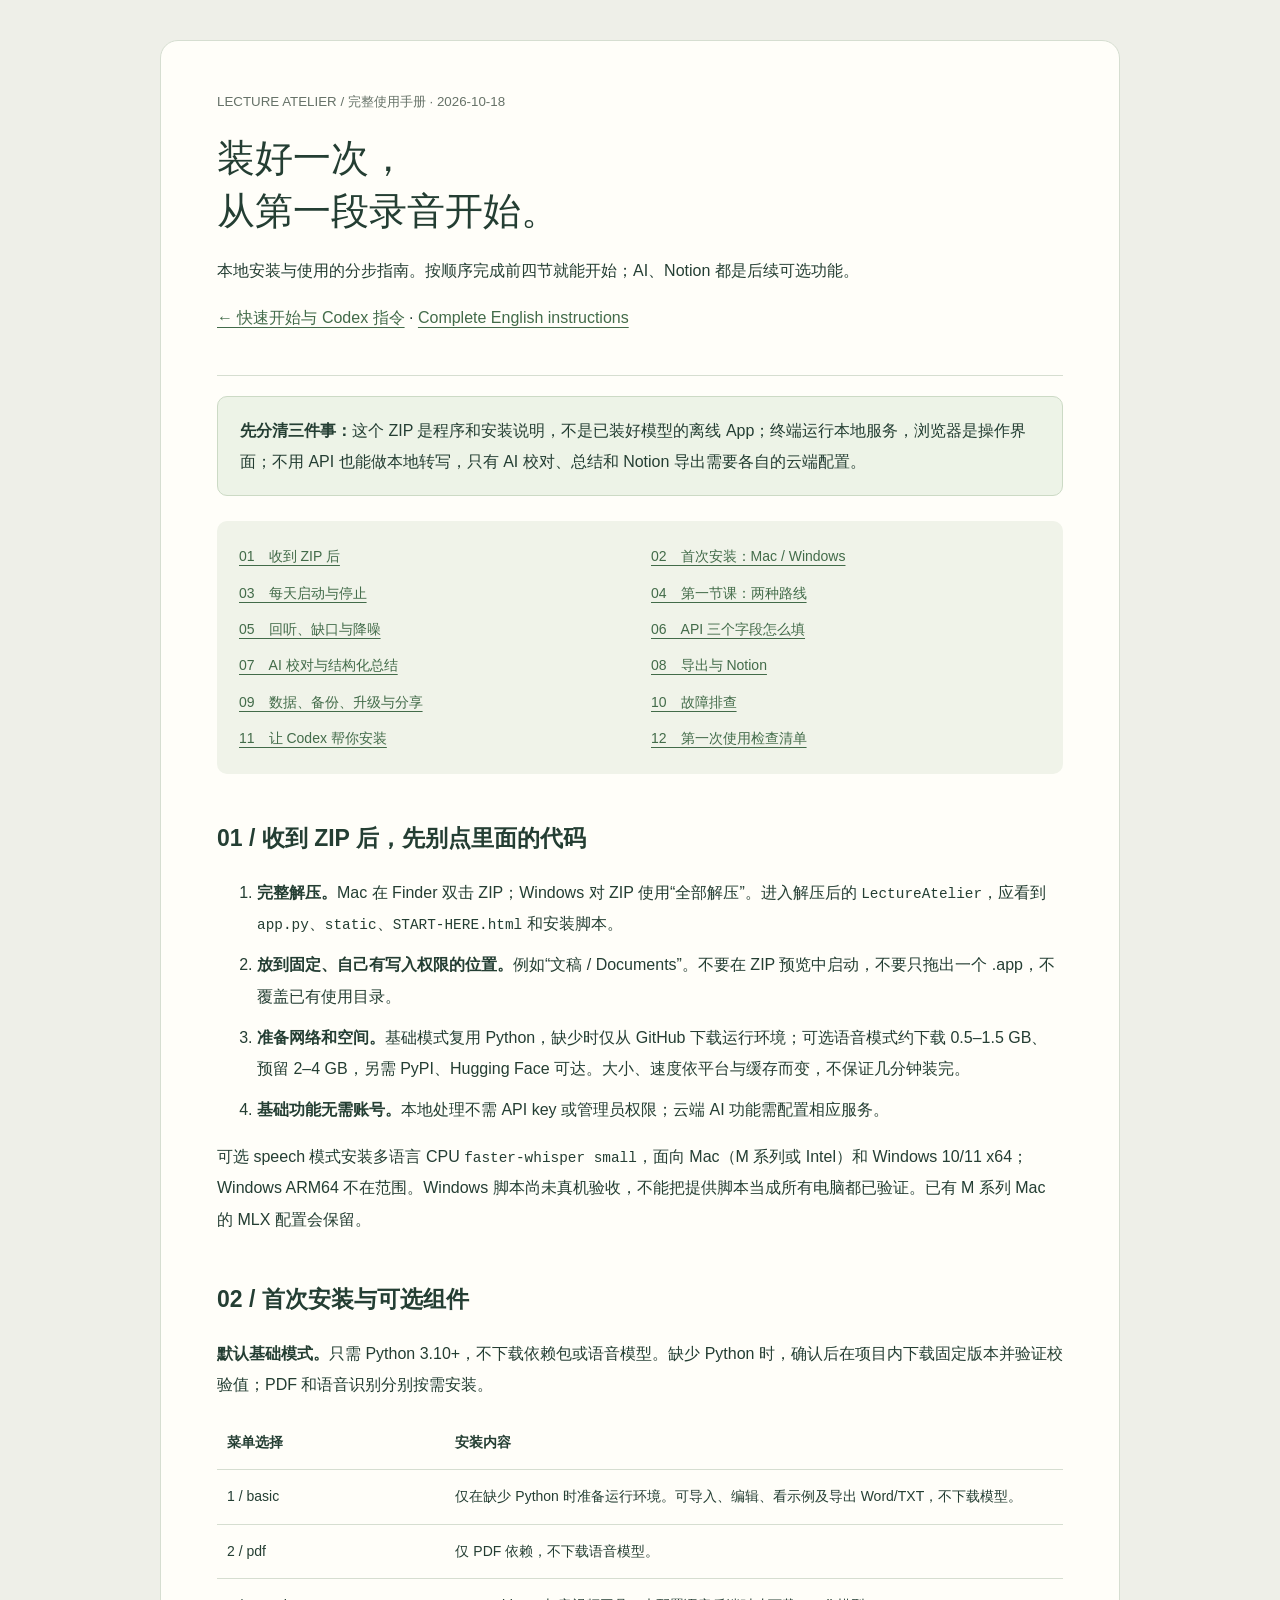
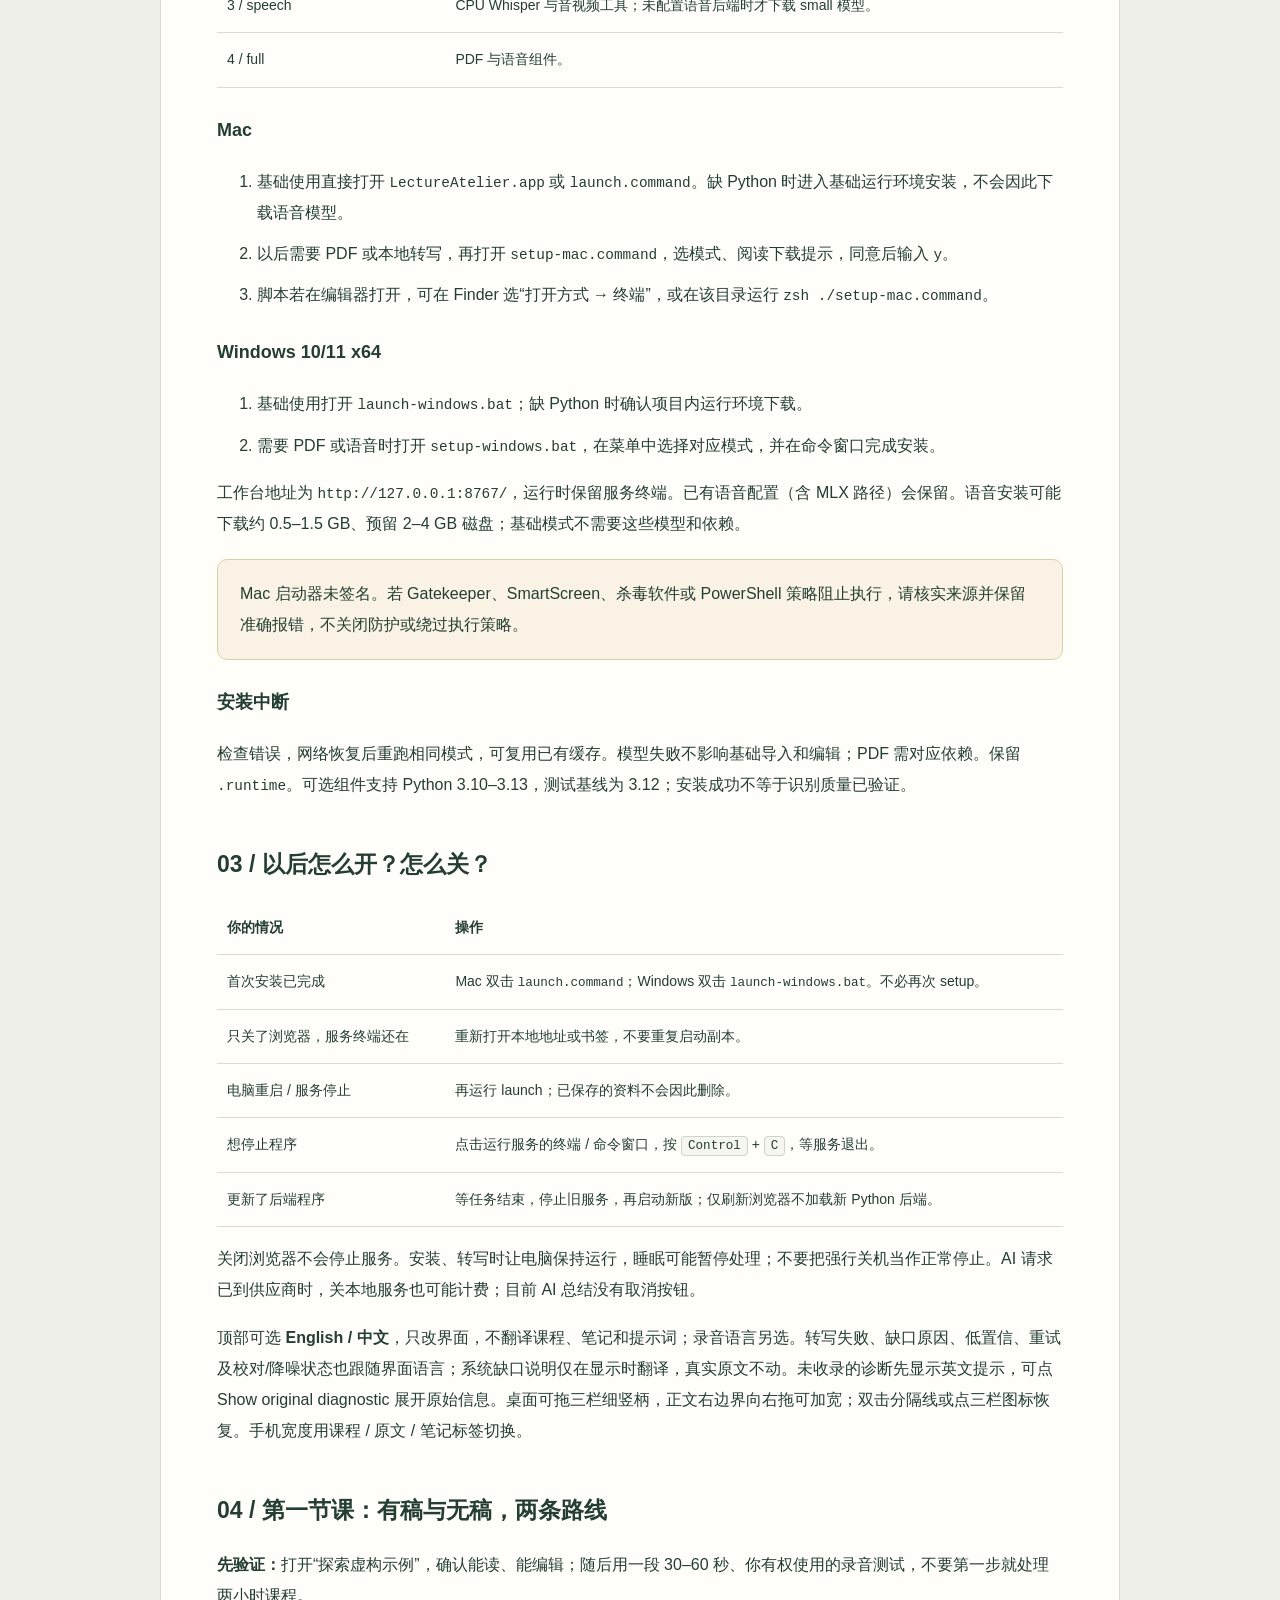
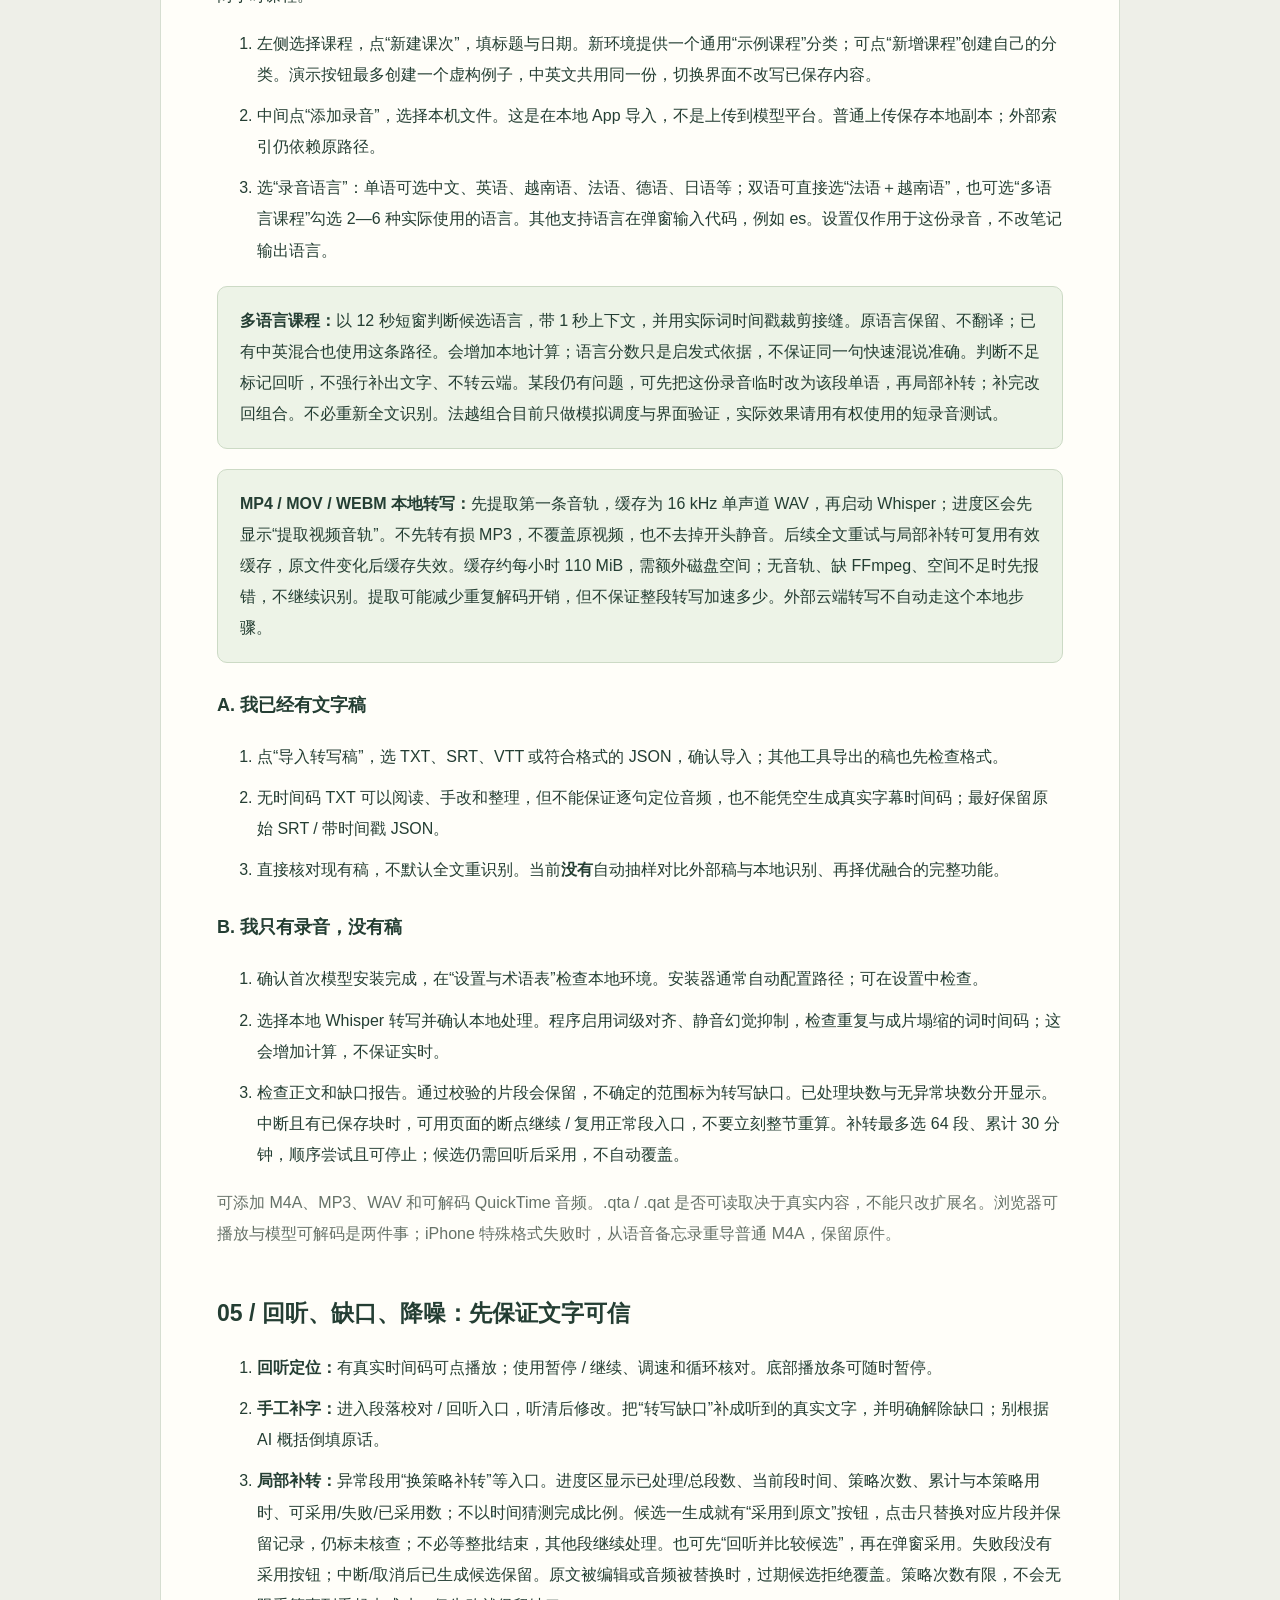
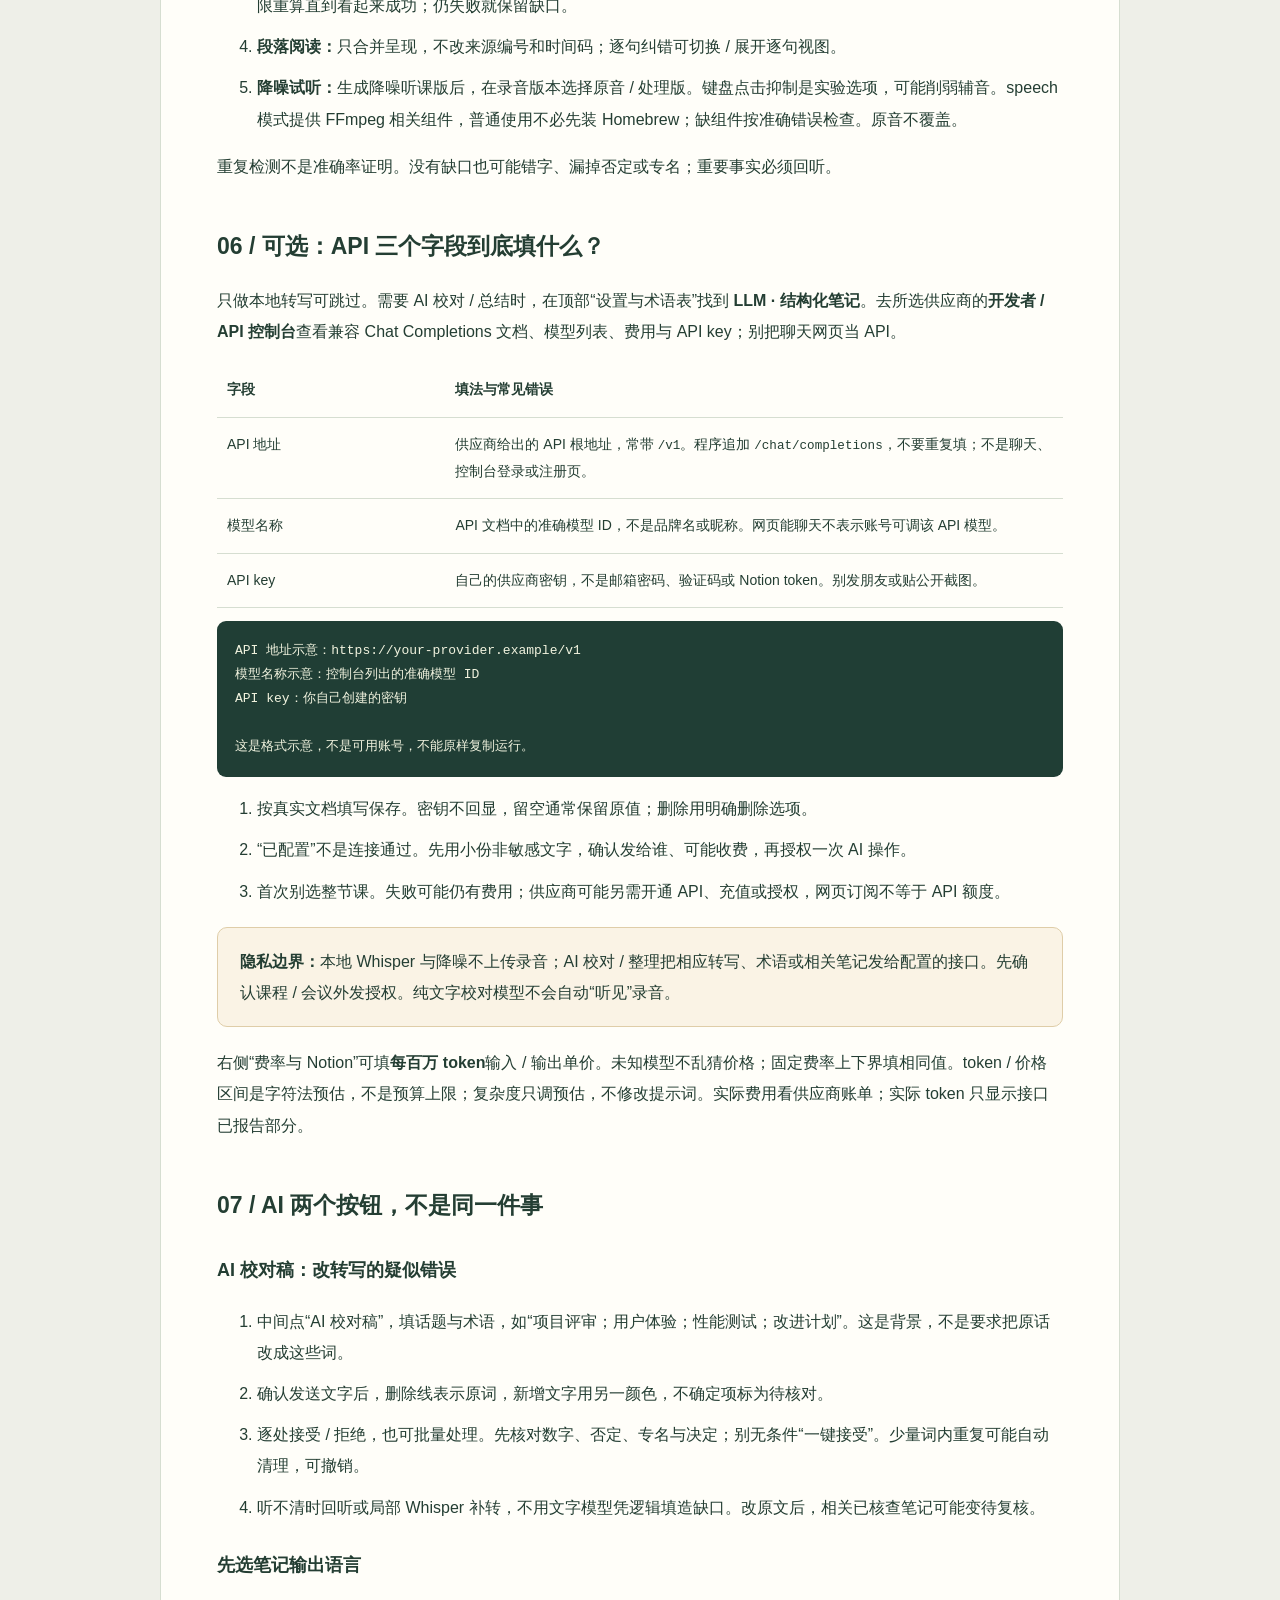
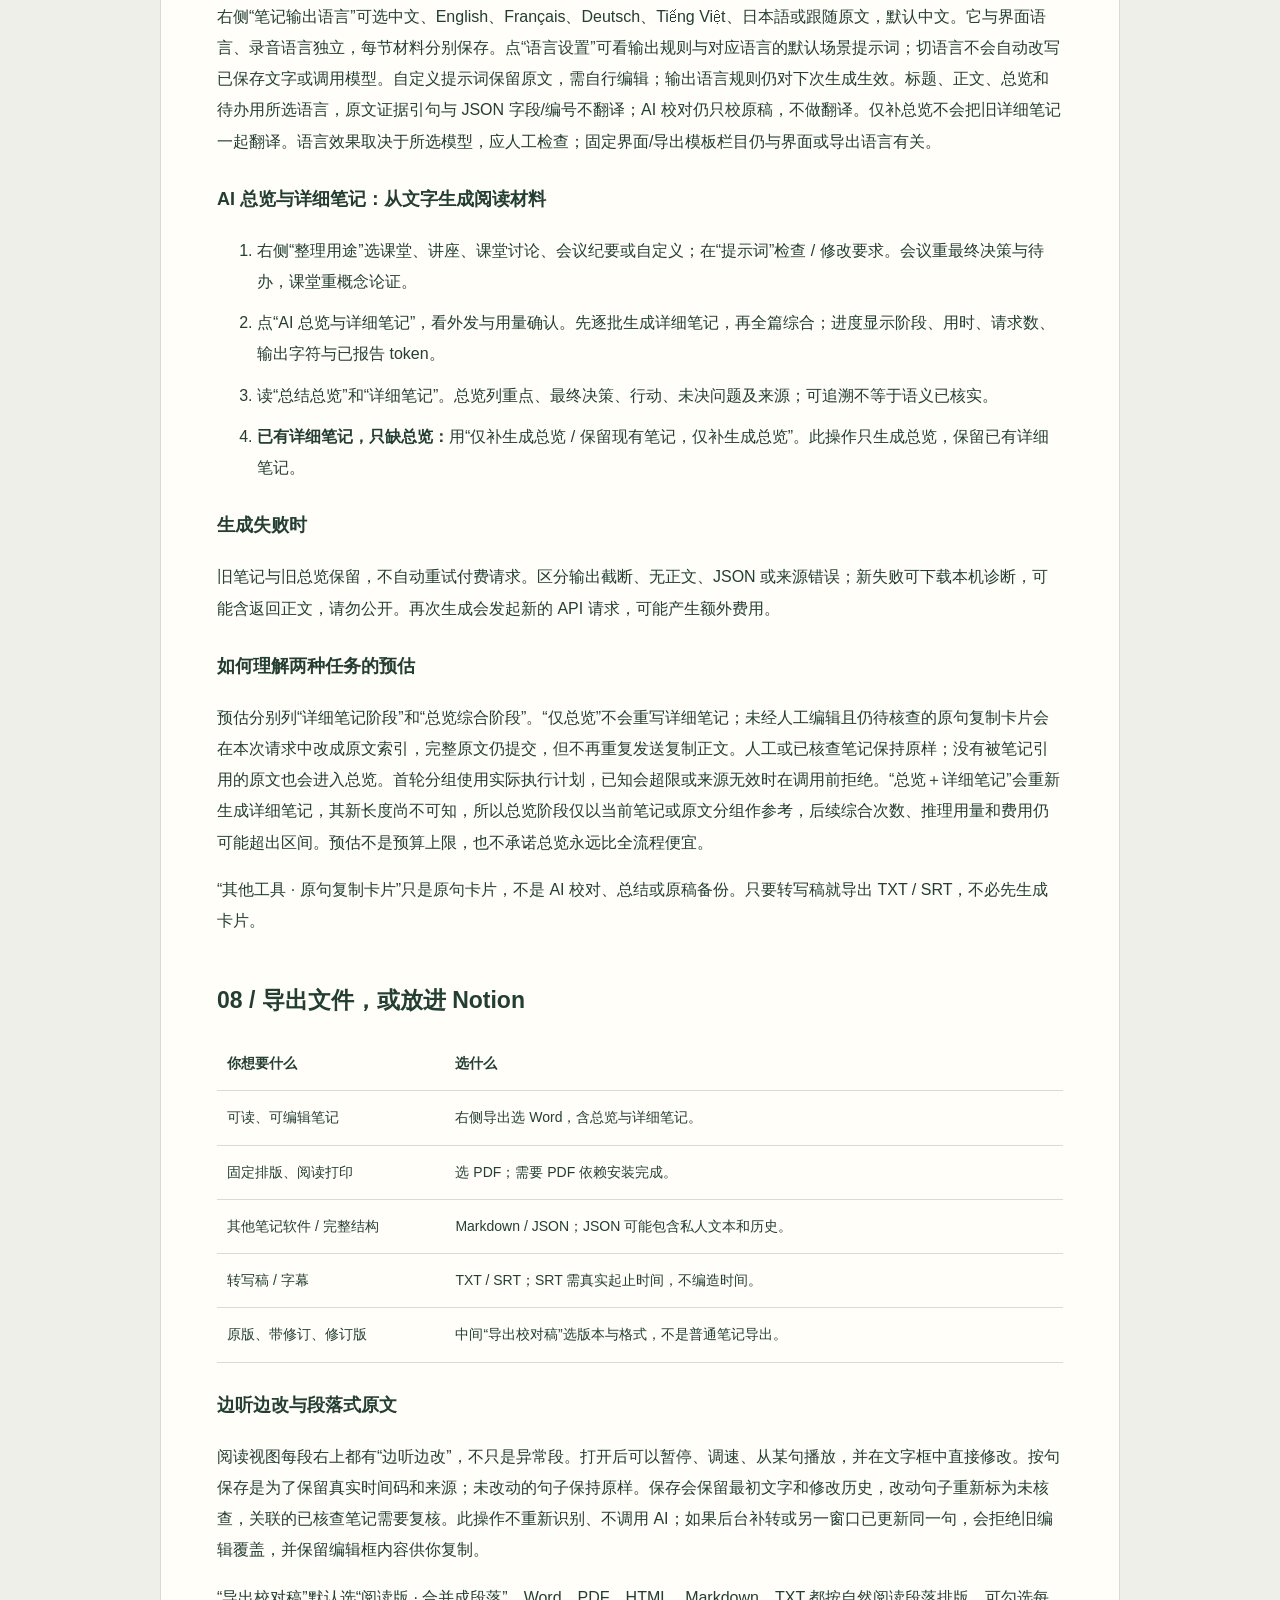
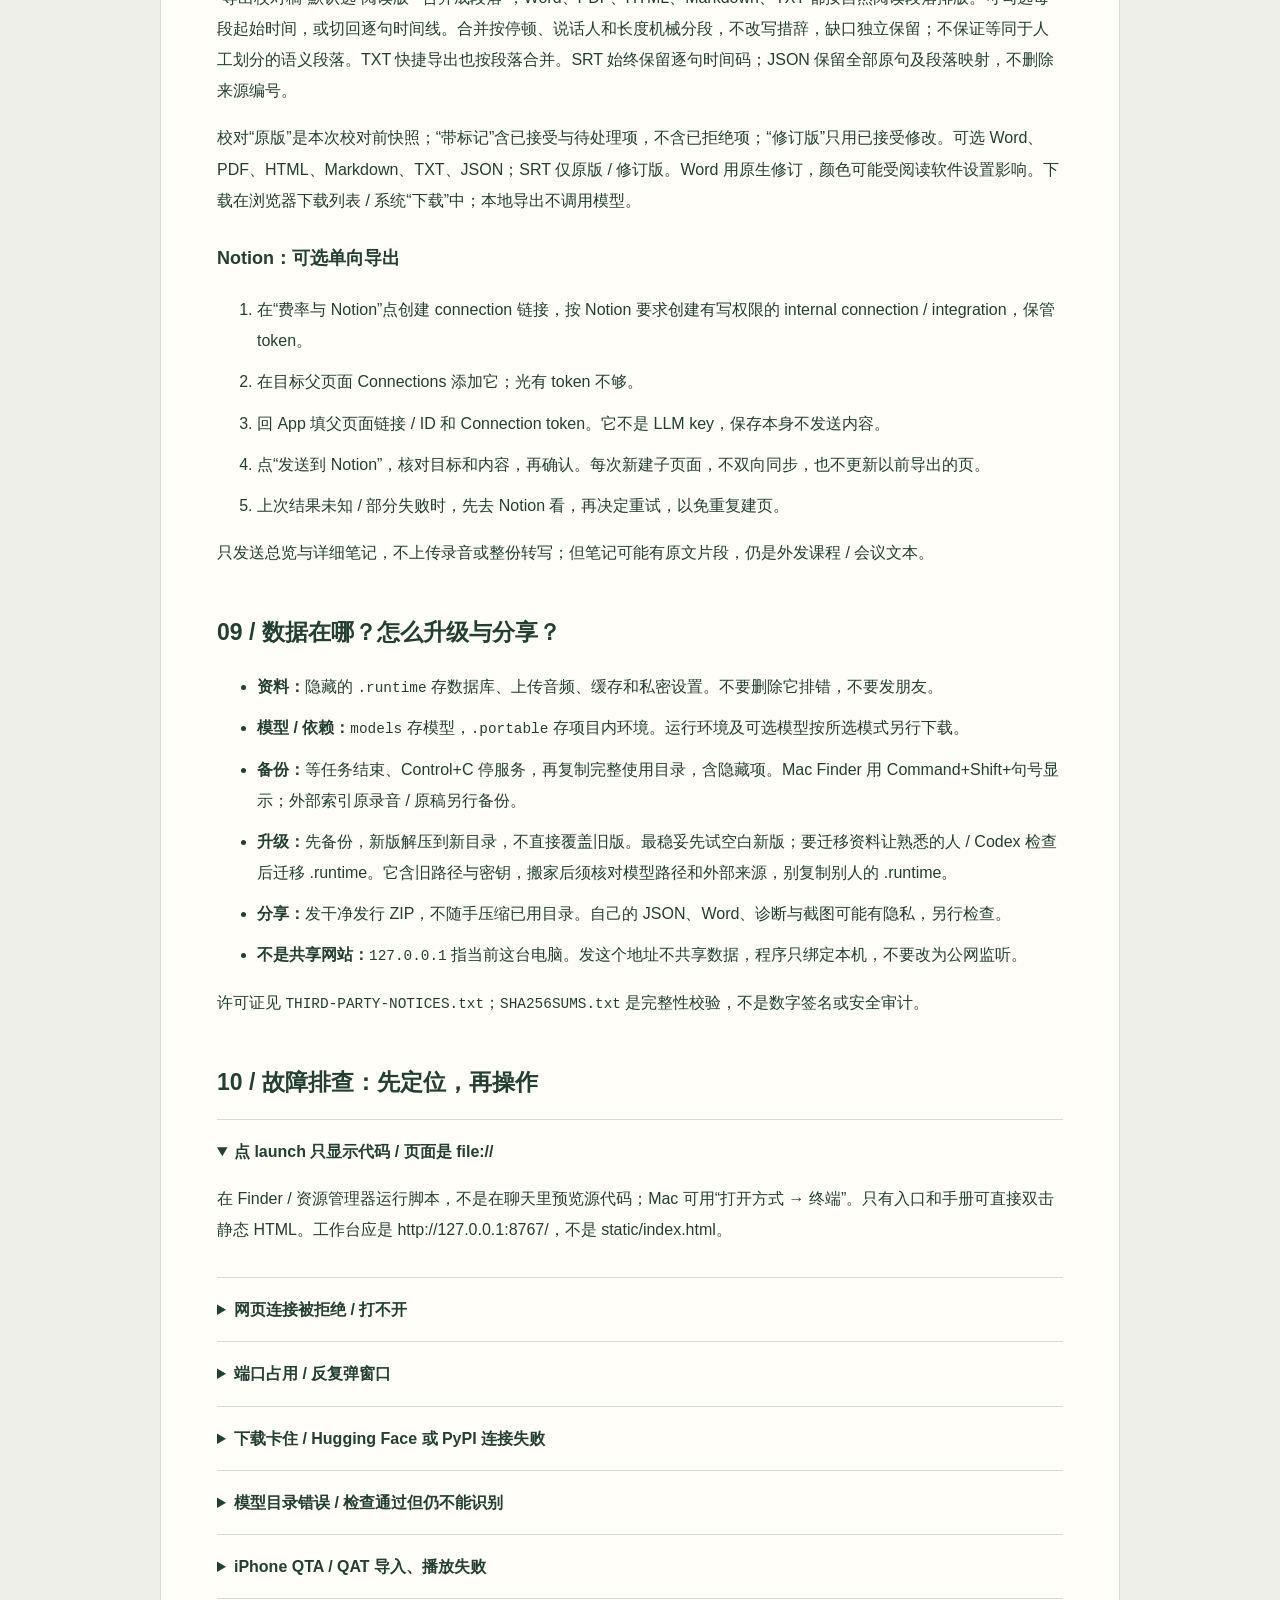
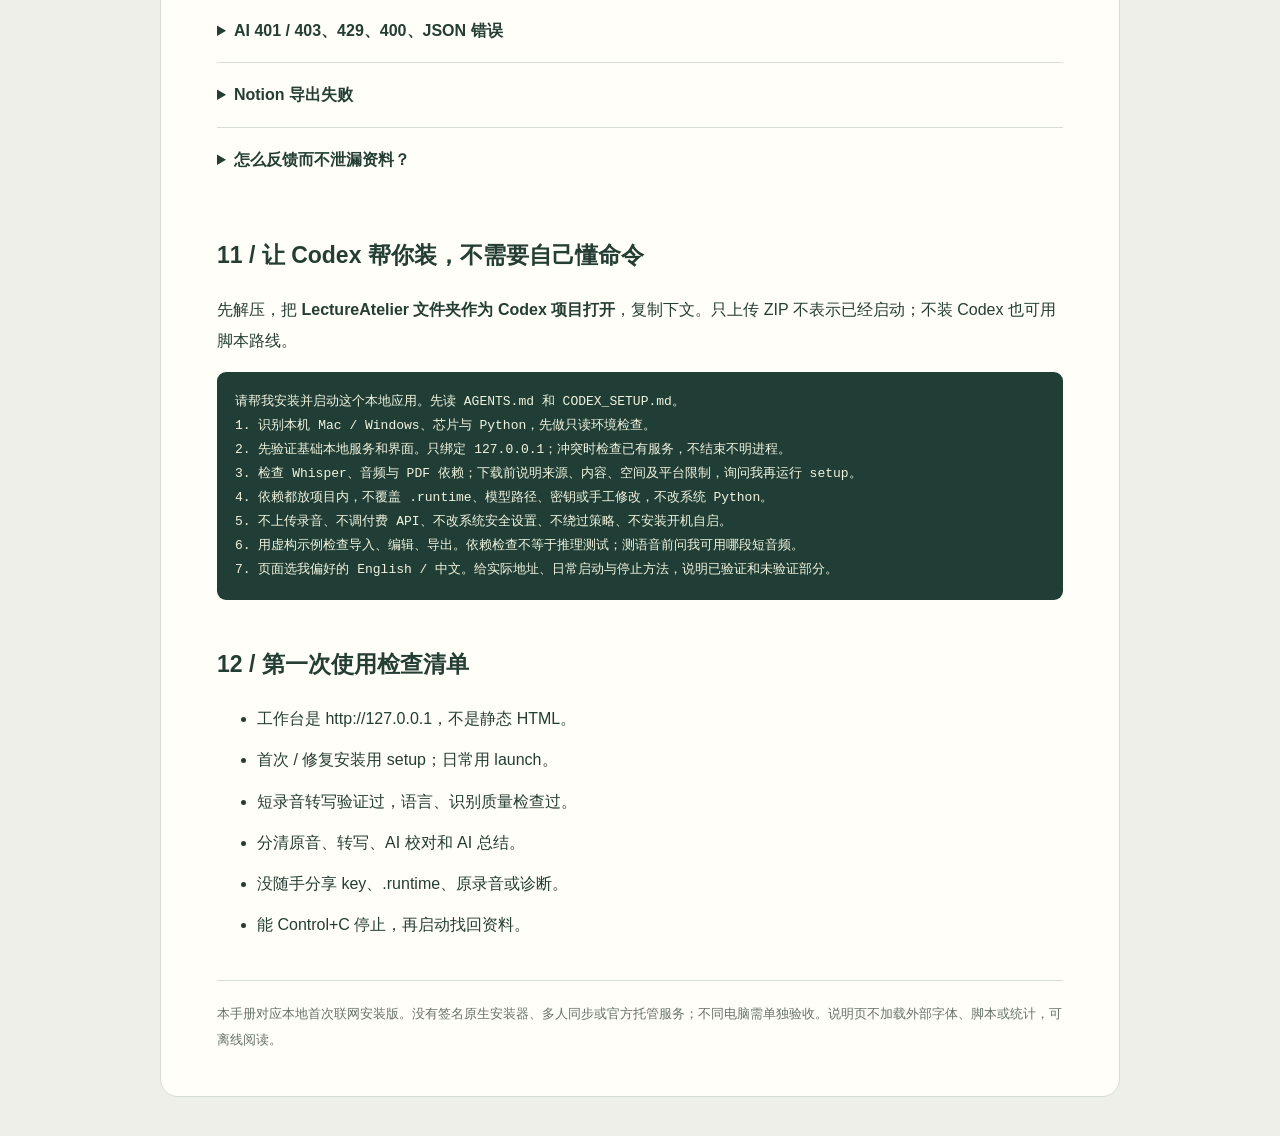
<file: FRIEND-GUIDE.html>
<!doctype html>
<html lang="zh-CN"><head><meta charset="utf-8"><meta name="viewport" content="width=device-width,initial-scale=1">
<title>听课之间 · 完整安装与使用手册</title>
<style>
:root{color-scheme:light;--ink:#243e33;--muted:#667268;--line:#d6ded1}*{box-sizing:border-box}body{margin:0;background:#eeefe8;color:var(--ink);font:16px/1.95 -apple-system,BlinkMacSystemFont,"PingFang SC",sans-serif}main{max-width:960px;margin:40px auto;padding:44px 56px;background:#fffef9;border:1px solid var(--line);border-radius:18px}header{border-bottom:1px solid var(--line);padding-bottom:26px}small,.hint{color:var(--muted)}h1{font:500 38px/1.4 "Songti SC",Georgia,serif;margin:16px 0}h2{font-size:23px;margin:42px 0 14px}h3{font-size:18px;margin-top:25px}a{color:#426b49;text-underline-offset:4px;overflow-wrap:anywhere}nav{display:grid;grid-template-columns:1fr 1fr;gap:9px 22px;padding:22px;background:#f0f3e9;border-radius:10px;margin:25px 0}nav a{font-size:14px}.callout{padding:18px 22px;border:1px solid #ccdac5;border-radius:10px;background:#edf3e7;margin:20px 0}.warning{background:#faf3e5;border-color:#dfcda8}table{width:100%;border-collapse:collapse;font-size:14px}th,td{padding:13px 10px;text-align:left;border-bottom:1px solid var(--line);vertical-align:top;overflow-wrap:anywhere}th:first-child{width:27%}pre{padding:18px;background:#203e35;color:#f1f3df;border-radius:9px;white-space:pre-wrap;overflow-wrap:anywhere;font:13px/1.85 Menlo,Consolas,monospace}code,kbd{font-family:Menlo,Consolas,monospace;font-size:.9em;overflow-wrap:anywhere}kbd{border:1px solid #ccd5c7;border-radius:4px;padding:2px 6px;background:#f4f6ef}li{margin:10px 0}details{border-top:1px solid var(--line);padding:16px 0}summary{cursor:pointer;font-weight:600}section{scroll-margin-top:20px}:focus-visible{outline:3px solid #718b65;outline-offset:4px}footer{margin-top:40px;padding-top:20px;border-top:1px solid var(--line);font-size:13px;color:var(--muted)}@media(max-width:680px){main{margin:10px;padding:26px 22px}h1{font-size:29px}nav{grid-template-columns:1fr;padding:18px}table{font-size:13px}td,th{padding:10px 6px}ol,ul{padding-left:23px}}@media print{body{background:white}main{border:0;margin:0;padding:15px}nav{display:none}pre{background:#eee;color:#111}h2{break-after:avoid}}
</style></head><body><main>
<header><small>LECTURE ATELIER / 完整使用手册 · 2026-10-18</small><h1>装好一次，<br>从第一段录音开始。</h1><p>本地安装与使用的分步指南。按顺序完成前四节就能开始；AI、Notion 都是后续可选功能。</p><p><a href="START-HERE.html">← 快速开始与 Codex 指令</a> · <a href="FRIEND-GUIDE-EN.html">Complete English instructions</a></p></header>
<div class="callout"><strong>先分清三件事：</strong>这个 ZIP 是程序和安装说明，不是已装好模型的离线 App；终端运行本地服务，浏览器是操作界面；不用 API 也能做本地转写，只有 AI 校对、总结和 Notion 导出需要各自的云端配置。</div>
<nav aria-label="说明目录"><a href="#prepare">01　收到 ZIP 后</a><a href="#install">02　首次安装：Mac / Windows</a><a href="#daily">03　每天启动与停止</a><a href="#first">04　第一节课：两种路线</a><a href="#review">05　回听、缺口与降噪</a><a href="#api">06　API 三个字段怎么填</a><a href="#ai">07　AI 校对与结构化总结</a><a href="#export">08　导出与 Notion</a><a href="#data">09　数据、备份、升级与分享</a><a href="#trouble">10　故障排查</a><a href="#codex">11　让 Codex 帮你安装</a><a href="#checklist">12　第一次使用检查清单</a></nav>

<section id="prepare"><h2>01 / 收到 ZIP 后，先别点里面的代码</h2><ol>
<li><strong>完整解压。</strong>Mac 在 Finder 双击 ZIP；Windows 对 ZIP 使用“全部解压”。进入解压后的 <code>LectureAtelier</code>，应看到 <code>app.py</code>、<code>static</code>、<code>START-HERE.html</code> 和安装脚本。</li>
<li><strong>放到固定、自己有写入权限的位置。</strong>例如“文稿 / Documents”。不要在 ZIP 预览中启动，不要只拖出一个 .app，不覆盖已有使用目录。</li>
<li><strong>准备网络和空间。</strong>基础模式复用 Python，缺少时仅从 GitHub 下载运行环境；可选语音模式约下载 0.5–1.5 GB、预留 2–4 GB，另需 PyPI、Hugging Face 可达。大小、速度依平台与缓存而变，不保证几分钟装完。</li>
<li><strong>基础功能无需账号。</strong>本地处理不需 API key 或管理员权限；云端 AI 功能需配置相应服务。</li></ol>
<p>可选 speech 模式安装多语言 CPU <code>faster-whisper small</code>，面向 Mac（M 系列或 Intel）和 Windows 10/11 x64；Windows ARM64 不在范围。Windows 脚本尚未真机验收，不能把提供脚本当成所有电脑都已验证。已有 M 系列 Mac 的 MLX 配置会保留。</p></section>

<section id="install"><h2>02 / 首次安装与可选组件</h2>
<p><strong>默认基础模式。</strong>只需 Python 3.10+，不下载依赖包或语音模型。缺少 Python 时，确认后在项目内下载固定版本并验证校验值；PDF 和语音识别分别按需安装。</p>
<table><thead><tr><th>菜单选择</th><th>安装内容</th></tr></thead><tbody>
<tr><td>1 / basic</td><td>仅在缺少 Python 时准备运行环境。可导入、编辑、看示例及导出 Word/TXT，不下载模型。</td></tr>
<tr><td>2 / pdf</td><td>仅 PDF 依赖，不下载语音模型。</td></tr>
<tr><td>3 / speech</td><td>CPU Whisper 与音视频工具；未配置语音后端时才下载 small 模型。</td></tr>
<tr><td>4 / full</td><td>PDF 与语音组件。</td></tr></tbody></table>
<h3>Mac</h3><ol><li>基础使用直接打开 <code>LectureAtelier.app</code> 或 <code>launch.command</code>。缺 Python 时进入基础运行环境安装，不会因此下载语音模型。</li>
<li>以后需要 PDF 或本地转写，再打开 <code>setup-mac.command</code>，选模式、阅读下载提示，同意后输入 <code>y</code>。</li>
<li>脚本若在编辑器打开，可在 Finder 选“打开方式 → 终端”，或在该目录运行 <code>zsh ./setup-mac.command</code>。</li></ol>
<h3>Windows 10/11 x64</h3><ol><li>基础使用打开 <code>launch-windows.bat</code>；缺 Python 时确认项目内运行环境下载。</li>
<li>需要 PDF 或语音时打开 <code>setup-windows.bat</code>，在菜单中选择对应模式，并在命令窗口完成安装。</li></ol>
<p>工作台地址为 <code>http://127.0.0.1:8767/</code>，运行时保留服务终端。已有语音配置（含 MLX 路径）会保留。语音安装可能下载约 0.5–1.5 GB、预留 2–4 GB 磁盘；基础模式不需要这些模型和依赖。</p>
<div class="callout warning">Mac 启动器未签名。若 Gatekeeper、SmartScreen、杀毒软件或 PowerShell 策略阻止执行，请核实来源并保留准确报错，不关闭防护或绕过执行策略。</div>
<h3>安装中断</h3><p>检查错误，网络恢复后重跑相同模式，可复用已有缓存。模型失败不影响基础导入和编辑；PDF 需对应依赖。保留 <code>.runtime</code>。可选组件支持 Python 3.10–3.13，测试基线为 3.12；安装成功不等于识别质量已验证。</p></section>

<section id="daily"><h2>03 / 以后怎么开？怎么关？</h2><table><thead><tr><th>你的情况</th><th>操作</th></tr></thead><tbody>
<tr><td>首次安装已完成</td><td>Mac 双击 <code>launch.command</code>；Windows 双击 <code>launch-windows.bat</code>。不必再次 setup。</td></tr>
<tr><td>只关了浏览器，服务终端还在</td><td>重新打开本地地址或书签，不要重复启动副本。</td></tr>
<tr><td>电脑重启 / 服务停止</td><td>再运行 launch；已保存的资料不会因此删除。</td></tr>
<tr><td>想停止程序</td><td>点击运行服务的终端 / 命令窗口，按 <kbd>Control</kbd> + <kbd>C</kbd>，等服务退出。</td></tr>
<tr><td>更新了后端程序</td><td>等任务结束，停止旧服务，再启动新版；仅刷新浏览器不加载新 Python 后端。</td></tr></tbody></table>
<p>关闭浏览器不会停止服务。安装、转写时让电脑保持运行，睡眠可能暂停处理；不要把强行关机当作正常停止。AI 请求已到供应商时，关本地服务也可能计费；目前 AI 总结没有取消按钮。</p>
<p>顶部可选 <strong>English / 中文</strong>，只改界面，不翻译课程、笔记和提示词；录音语言另选。转写失败、缺口原因、低置信、重试及校对/降噪状态也跟随界面语言；系统缺口说明仅在显示时翻译，真实原文不动。未收录的诊断先显示英文提示，可点 Show original diagnostic 展开原始信息。桌面可拖三栏细竖柄，正文右边界向右拖可加宽；双击分隔线或点三栏图标恢复。手机宽度用课程 / 原文 / 笔记标签切换。</p></section>

<section id="first"><h2>04 / 第一节课：有稿与无稿，两条路线</h2><p><strong>先验证：</strong>打开“探索虚构示例”，确认能读、能编辑；随后用一段 30–60 秒、你有权使用的录音测试，不要第一步就处理两小时课程。</p><ol>
<li>左侧选择课程，点“新建课次”，填标题与日期。新环境提供一个通用“示例课程”分类；可点“新增课程”创建自己的分类。演示按钮最多创建一个虚构例子，中英文共用同一份，切换界面不改写已保存内容。</li>
<li>中间点“添加录音”，选择本机文件。这是在本地 App 导入，不是上传到模型平台。普通上传保存本地副本；外部索引仍依赖原路径。</li>
<li>选“录音语言”：单语可选中文、英语、越南语、法语、德语、日语等；双语可直接选“法语＋越南语”，也可选“多语言课程”勾选 2—6 种实际使用的语言。其他支持语言在弹窗输入代码，例如 es。设置仅作用于这份录音，不改笔记输出语言。</li></ol>
<div class="callout"><strong>多语言课程：</strong>以 12 秒短窗判断候选语言，带 1 秒上下文，并用实际词时间戳裁剪接缝。原语言保留、不翻译；已有中英混合也使用这条路径。会增加本地计算；语言分数只是启发式依据，不保证同一句快速混说准确。判断不足标记回听，不强行补出文字、不转云端。某段仍有问题，可先把这份录音临时改为该段单语，再局部补转；补完改回组合。不必重新全文识别。法越组合目前只做模拟调度与界面验证，实际效果请用有权使用的短录音测试。</div>
<div class="callout"><strong>MP4 / MOV / WEBM 本地转写：</strong>先提取第一条音轨，缓存为 16 kHz 单声道 WAV，再启动 Whisper；进度区会先显示“提取视频音轨”。不先转有损 MP3，不覆盖原视频，也不去掉开头静音。后续全文重试与局部补转可复用有效缓存，原文件变化后缓存失效。缓存约每小时 110 MiB，需额外磁盘空间；无音轨、缺 FFmpeg、空间不足时先报错，不继续识别。提取可能减少重复解码开销，但不保证整段转写加速多少。外部云端转写不自动走这个本地步骤。</div>
<h3>A. 我已经有文字稿</h3><ol><li>点“导入转写稿”，选 TXT、SRT、VTT 或符合格式的 JSON，确认导入；其他工具导出的稿也先检查格式。</li><li>无时间码 TXT 可以阅读、手改和整理，但不能保证逐句定位音频，也不能凭空生成真实字幕时间码；最好保留原始 SRT / 带时间戳 JSON。</li><li>直接核对现有稿，不默认全文重识别。当前<strong>没有</strong>自动抽样对比外部稿与本地识别、再择优融合的完整功能。</li></ol>
<h3>B. 我只有录音，没有稿</h3><ol><li>确认首次模型安装完成，在“设置与术语表”检查本地环境。安装器通常自动配置路径；可在设置中检查。</li><li>选择本地 Whisper 转写并确认本地处理。程序启用词级对齐、静音幻觉抑制，检查重复与成片塌缩的词时间码；这会增加计算，不保证实时。</li><li>检查正文和缺口报告。通过校验的片段会保留，不确定的范围标为转写缺口。已处理块数与无异常块数分开显示。中断且有已保存块时，可用页面的断点继续 / 复用正常段入口，不要立刻整节重算。补转最多选 64 段、累计 30 分钟，顺序尝试且可停止；候选仍需回听后采用，不自动覆盖。</li></ol>
<p class="hint">可添加 M4A、MP3、WAV 和可解码 QuickTime 音频。.qta / .qat 是否可读取决于真实内容，不能只改扩展名。浏览器可播放与模型可解码是两件事；iPhone 特殊格式失败时，从语音备忘录重导普通 M4A，保留原件。</p></section>

<section id="review"><h2>05 / 回听、缺口、降噪：先保证文字可信</h2><ol>
<li><strong>回听定位：</strong>有真实时间码可点播放；使用暂停 / 继续、调速和循环核对。底部播放条可随时暂停。</li>
<li><strong>手工补字：</strong>进入段落校对 / 回听入口，听清后修改。把“转写缺口”补成听到的真实文字，并明确解除缺口；别根据 AI 概括倒填原话。</li>
<li><strong>局部补转：</strong>异常段用“换策略补转”等入口。进度区显示已处理/总段数、当前段时间、策略次数、累计与本策略用时、可采用/失败/已采用数；不以时间猜测完成比例。候选一生成就有“采用到原文”按钮，点击只替换对应片段并保留记录，仍标未核查；不必等整批结束，其他段继续处理。也可先“回听并比较候选”，再在弹窗采用。失败段没有采用按钮；中断/取消后已生成候选保留。原文被编辑或音频被替换时，过期候选拒绝覆盖。策略次数有限，不会无限重算直到看起来成功；仍失败就保留缺口。</li>
<li><strong>段落阅读：</strong>只合并呈现，不改来源编号和时间码；逐句纠错可切换 / 展开逐句视图。</li>
<li><strong>降噪试听：</strong>生成降噪听课版后，在录音版本选择原音 / 处理版。键盘点击抑制是实验选项，可能削弱辅音。speech 模式提供 FFmpeg 相关组件，普通使用不必先装 Homebrew；缺组件按准确错误检查。原音不覆盖。</li></ol><p>重复检测不是准确率证明。没有缺口也可能错字、漏掉否定或专名；重要事实必须回听。</p></section>

<section id="api"><h2>06 / 可选：API 三个字段到底填什么？</h2><p>只做本地转写可跳过。需要 AI 校对 / 总结时，在顶部“设置与术语表”找到 <strong>LLM · 结构化笔记</strong>。去所选供应商的<strong>开发者 / API 控制台</strong>查看兼容 Chat Completions 文档、模型列表、费用与 API key；别把聊天网页当 API。</p>
<table><thead><tr><th>字段</th><th>填法与常见错误</th></tr></thead><tbody><tr><td>API 地址</td><td>供应商给出的 API 根地址，常带 <code>/v1</code>。程序追加 <code>/chat/completions</code>，不要重复填；不是聊天、控制台登录或注册页。</td></tr><tr><td>模型名称</td><td>API 文档中的准确模型 ID，不是品牌名或昵称。网页能聊天不表示账号可调该 API 模型。</td></tr><tr><td>API key</td><td>自己的供应商密钥，不是邮箱密码、验证码或 Notion token。别发朋友或贴公开截图。</td></tr></tbody></table>
<pre>API 地址示意：https://your-provider.example/v1
模型名称示意：控制台列出的准确模型 ID
API key：你自己创建的密钥

这是格式示意，不是可用账号，不能原样复制运行。</pre>
<ol><li>按真实文档填写保存。密钥不回显，留空通常保留原值；删除用明确删除选项。</li><li>“已配置”不是连接通过。先用小份非敏感文字，确认发给谁、可能收费，再授权一次 AI 操作。</li><li>首次别选整节课。失败可能仍有费用；供应商可能另需开通 API、充值或授权，网页订阅不等于 API 额度。</li></ol>
<div class="callout warning"><strong>隐私边界：</strong>本地 Whisper 与降噪不上传录音；AI 校对 / 整理把相应转写、术语或相关笔记发给配置的接口。先确认课程 / 会议外发授权。纯文字校对模型不会自动“听见”录音。</div>
<p>右侧“费率与 Notion”可填<strong>每百万 token</strong>输入 / 输出单价。未知模型不乱猜价格；固定费率上下界填相同值。token / 价格区间是字符法预估，不是预算上限；复杂度只调预估，不修改提示词。实际费用看供应商账单；实际 token 只显示接口已报告部分。</p></section>

<section id="ai"><h2>07 / AI 两个按钮，不是同一件事</h2><h3>AI 校对稿：改转写的疑似错误</h3><ol><li>中间点“AI 校对稿”，填话题与术语，如“项目评审；用户体验；性能测试；改进计划”。这是背景，不是要求把原话改成这些词。</li><li>确认发送文字后，删除线表示原词，新增文字用另一颜色，不确定项标为待核对。</li><li>逐处接受 / 拒绝，也可批量处理。先核对数字、否定、专名与决定；别无条件“一键接受”。少量词内重复可能自动清理，可撤销。</li><li>听不清时回听或局部 Whisper 补转，不用文字模型凭逻辑填造缺口。改原文后，相关已核查笔记可能变待复核。</li></ol>
<h3>先选笔记输出语言</h3><p>右侧“笔记输出语言”可选中文、English、Français、Deutsch、Tiếng Việt、日本語或跟随原文，默认中文。它与界面语言、录音语言独立，每节材料分别保存。点“语言设置”可看输出规则与对应语言的默认场景提示词；切语言不会自动改写已保存文字或调用模型。自定义提示词保留原文，需自行编辑；输出语言规则仍对下次生成生效。标题、正文、总览和待办用所选语言，原文证据引句与 JSON 字段/编号不翻译；AI 校对仍只校原稿，不做翻译。仅补总览不会把旧详细笔记一起翻译。语言效果取决于所选模型，应人工检查；固定界面/导出模板栏目仍与界面或导出语言有关。</p>
<h3>AI 总览与详细笔记：从文字生成阅读材料</h3><ol><li>右侧“整理用途”选课堂、讲座、课堂讨论、会议纪要或自定义；在“提示词”检查 / 修改要求。会议重最终决策与待办，课堂重概念论证。</li><li>点“AI 总览与详细笔记”，看外发与用量确认。先逐批生成详细笔记，再全篇综合；进度显示阶段、用时、请求数、输出字符与已报告 token。</li><li>读“总结总览”和“详细笔记”。总览列重点、最终决策、行动、未决问题及来源；可追溯不等于语义已核实。</li><li><strong>已有详细笔记，只缺总览：</strong>用“仅补生成总览 / 保留现有笔记，仅补生成总览”。此操作只生成总览，保留已有详细笔记。</li></ol>
<h3>生成失败时</h3><p>旧笔记与旧总览保留，不自动重试付费请求。区分输出截断、无正文、JSON 或来源错误；新失败可下载本机诊断，可能含返回正文，请勿公开。再次生成会发起新的 API 请求，可能产生额外费用。</p>
<h3>如何理解两种任务的预估</h3><p>预估分别列“详细笔记阶段”和“总览综合阶段”。“仅总览”不会重写详细笔记；未经人工编辑且仍待核查的原句复制卡片会在本次请求中改成原文索引，完整原文仍提交，但不再重复发送复制正文。人工或已核查笔记保持原样；没有被笔记引用的原文也会进入总览。首轮分组使用实际执行计划，已知会超限或来源无效时在调用前拒绝。“总览＋详细笔记”会重新生成详细笔记，其新长度尚不可知，所以总览阶段仅以当前笔记或原文分组作参考，后续综合次数、推理用量和费用仍可能超出区间。预估不是预算上限，也不承诺总览永远比全流程便宜。</p>
<p>“其他工具 · 原句复制卡片”只是原句卡片，不是 AI 校对、总结或原稿备份。只要转写稿就导出 TXT / SRT，不必先生成卡片。</p></section>

<section id="export"><h2>08 / 导出文件，或放进 Notion</h2><table><thead><tr><th>你想要什么</th><th>选什么</th></tr></thead><tbody><tr><td>可读、可编辑笔记</td><td>右侧导出选 Word，含总览与详细笔记。</td></tr><tr><td>固定排版、阅读打印</td><td>选 PDF；需要 PDF 依赖安装完成。</td></tr><tr><td>其他笔记软件 / 完整结构</td><td>Markdown / JSON；JSON 可能包含私人文本和历史。</td></tr><tr><td>转写稿 / 字幕</td><td>TXT / SRT；SRT 需真实起止时间，不编造时间。</td></tr><tr><td>原版、带修订、修订版</td><td>中间“导出校对稿”选版本与格式，不是普通笔记导出。</td></tr></tbody></table>
<h3>边听边改与段落式原文</h3><p>阅读视图每段右上都有“边听边改”，不只是异常段。打开后可以暂停、调速、从某句播放，并在文字框中直接修改。按句保存是为了保留真实时间码和来源；未改动的句子保持原样。保存会保留最初文字和修改历史，改动句子重新标为未核查，关联的已核查笔记需要复核。此操作不重新识别、不调用 AI；如果后台补转或另一窗口已更新同一句，会拒绝旧编辑覆盖，并保留编辑框内容供你复制。</p><p>“导出校对稿”默认选“阅读版 · 合并成段落”，Word、PDF、HTML、Markdown、TXT 都按自然阅读段落排版。可勾选每段起始时间，或切回逐句时间线。合并按停顿、说话人和长度机械分段，不改写措辞，缺口独立保留；不保证等同于人工划分的语义段落。TXT 快捷导出也按段落合并。SRT 始终保留逐句时间码；JSON 保留全部原句及段落映射，不删除来源编号。</p>
<p>校对“原版”是本次校对前快照；“带标记”含已接受与待处理项，不含已拒绝项；“修订版”只用已接受修改。可选 Word、PDF、HTML、Markdown、TXT、JSON；SRT 仅原版 / 修订版。Word 用原生修订，颜色可能受阅读软件设置影响。下载在浏览器下载列表 / 系统“下载”中；本地导出不调用模型。</p>
<h3>Notion：可选单向导出</h3><ol><li>在“费率与 Notion”点创建 connection 链接，按 Notion 要求创建有写权限的 internal connection / integration，保管 token。</li><li>在目标父页面 Connections 添加它；光有 token 不够。</li><li>回 App 填父页面链接 / ID 和 Connection token。它不是 LLM key，保存本身不发送内容。</li><li>点“发送到 Notion”，核对目标和内容，再确认。每次新建子页面，不双向同步，也不更新以前导出的页。</li><li>上次结果未知 / 部分失败时，先去 Notion 看，再决定重试，以免重复建页。</li></ol><p>只发送总览与详细笔记，不上传录音或整份转写；但笔记可能有原文片段，仍是外发课程 / 会议文本。</p></section>

<section id="data"><h2>09 / 数据在哪？怎么升级与分享？</h2><ul><li><strong>资料：</strong>隐藏的 <code>.runtime</code> 存数据库、上传音频、缓存和私密设置。不要删除它排错，不要发朋友。</li><li><strong>模型 / 依赖：</strong><code>models</code> 存模型，<code>.portable</code> 存项目内环境。运行环境及可选模型按所选模式另行下载。</li><li><strong>备份：</strong>等任务结束、Control+C 停服务，再复制完整使用目录，含隐藏项。Mac Finder 用 Command+Shift+句号显示；外部索引原录音 / 原稿另行备份。</li><li><strong>升级：</strong>先备份，新版解压到新目录，不直接覆盖旧版。最稳妥先试空白新版；要迁移资料让熟悉的人 / Codex 检查后迁移 .runtime。它含旧路径与密钥，搬家后须核对模型路径和外部来源，别复制别人的 .runtime。</li><li><strong>分享：</strong>发干净发行 ZIP，不随手压缩已用目录。自己的 JSON、Word、诊断与截图可能有隐私，另行检查。</li><li><strong>不是共享网站：</strong><code>127.0.0.1</code> 指当前这台电脑。发这个地址不共享数据，程序只绑定本机，不要改为公网监听。</li></ul><p>许可证见 <code>THIRD-PARTY-NOTICES.txt</code>；<code>SHA256SUMS.txt</code> 是完整性校验，不是数字签名或安全审计。</p></section>

<section id="trouble"><h2>10 / 故障排查：先定位，再操作</h2>
<details open><summary>点 launch 只显示代码 / 页面是 file://</summary><p>在 Finder / 资源管理器运行脚本，不是在聊天里预览源代码；Mac 可用“打开方式 → 终端”。只有入口和手册可直接双击静态 HTML。工作台应是 http://127.0.0.1:8767/，不是 static/index.html。</p></details>
<details><summary>网页连接被拒绝 / 打不开</summary><p>看服务终端还在不在；已停就 launch。安装失败先看最后一条错误。不需公网域名，也不要把监听改成 0.0.0.0。</p></details>
<details><summary>端口占用 / 反复弹窗口</summary><p>先试已有地址、找原终端。不要反复开副本或批量 kill Python；不明进程占用交给协助者选另一个端口，别让两个服务同时改同一库。</p></details>
<details><summary>下载卡住 / Hugging Face 或 PyPI 连接失败</summary><p>保留准确报错，检查官方源可达性；恢复后重跑 setup。别找陌生脚本改系统代理、跳过证书或换不明镜像。区分 Python / 依赖失败与模型失败；模型未完整不能称转写就绪。</p></details>
<details><summary>模型目录错误 / 检查通过但仍不能识别</summary><p>确认安装完成、从 launch 启动，核对 backend、Python 和模型的本机路径。检查通过不能证明内存够、音频可解码或推理成功。先用短音频看错误。</p></details>
<details><summary>iPhone QTA / QAT 导入、播放失败</summary><p>留原件，重新导普通 M4A，不只改后缀；容器与编码决定能否读。多音轨处理用第一条音轨，不保证空间效果与额外音层。</p></details>
<details><summary>AI 401 / 403、429、400、JSON 错误</summary><p>401 / 403 检查 key、模型权限；429 看额度 / 频率；400 核对根地址、模型 ID 与流式 Chat Completions JSON 兼容性。JSON / 截断先看诊断和用量，不无限重试。保存设置不等于认证成功，失败不保证免费。</p></details>
<details><summary>Notion 导出失败</summary><p>检查 token、父页面共享与写权限；结果未知先查 Notion 是否已建页。LLM key 不能代替 Notion token。</p></details>
<details><summary>怎么反馈而不泄漏资料？</summary><p>给系统版本、芯片 / CPU、脚本名、步骤、最后几行错误与时间。遮住密钥、账号、私人路径和课程；不发 .runtime。不确定时先发错误文字，不先发整段录音或诊断正文。</p></details></section>

<section id="codex"><h2>11 / 让 Codex 帮你装，不需要自己懂命令</h2><p>先解压，把 <strong>LectureAtelier 文件夹作为 Codex 项目打开</strong>，复制下文。只上传 ZIP 不表示已经启动；不装 Codex 也可用脚本路线。</p><pre>请帮我安装并启动这个本地应用。先读 AGENTS.md 和 CODEX_SETUP.md。
1. 识别本机 Mac / Windows、芯片与 Python，先做只读环境检查。
2. 先验证基础本地服务和界面。只绑定 127.0.0.1；冲突时检查已有服务，不结束不明进程。
3. 检查 Whisper、音频与 PDF 依赖；下载前说明来源、内容、空间及平台限制，询问我再运行 setup。
4. 依赖都放项目内，不覆盖 .runtime、模型路径、密钥或手工修改，不改系统 Python。
5. 不上传录音、不调付费 API、不改系统安全设置、不绕过策略、不安装开机自启。
6. 用虚构示例检查导入、编辑、导出。依赖检查不等于推理测试；测语音前问我可用哪段短音频。
7. 页面选我偏好的 English / 中文。给实际地址、日常启动与停止方法，说明已验证和未验证部分。</pre></section>
<section id="checklist"><h2>12 / 第一次使用检查清单</h2><ul><li>工作台是 http://127.0.0.1，不是静态 HTML。</li><li>首次 / 修复安装用 setup；日常用 launch。</li><li>短录音转写验证过，语言、识别质量检查过。</li><li>分清原音、转写、AI 校对和 AI 总结。</li><li>没随手分享 key、.runtime、原录音或诊断。</li><li>能 Control+C 停止，再启动找回资料。</li></ul></section>
<footer>本手册对应本地首次联网安装版。没有签名原生安装器、多人同步或官方托管服务；不同电脑需单独验收。说明页不加载外部字体、脚本或统计，可离线阅读。</footer>
</main></body></html>
</file>
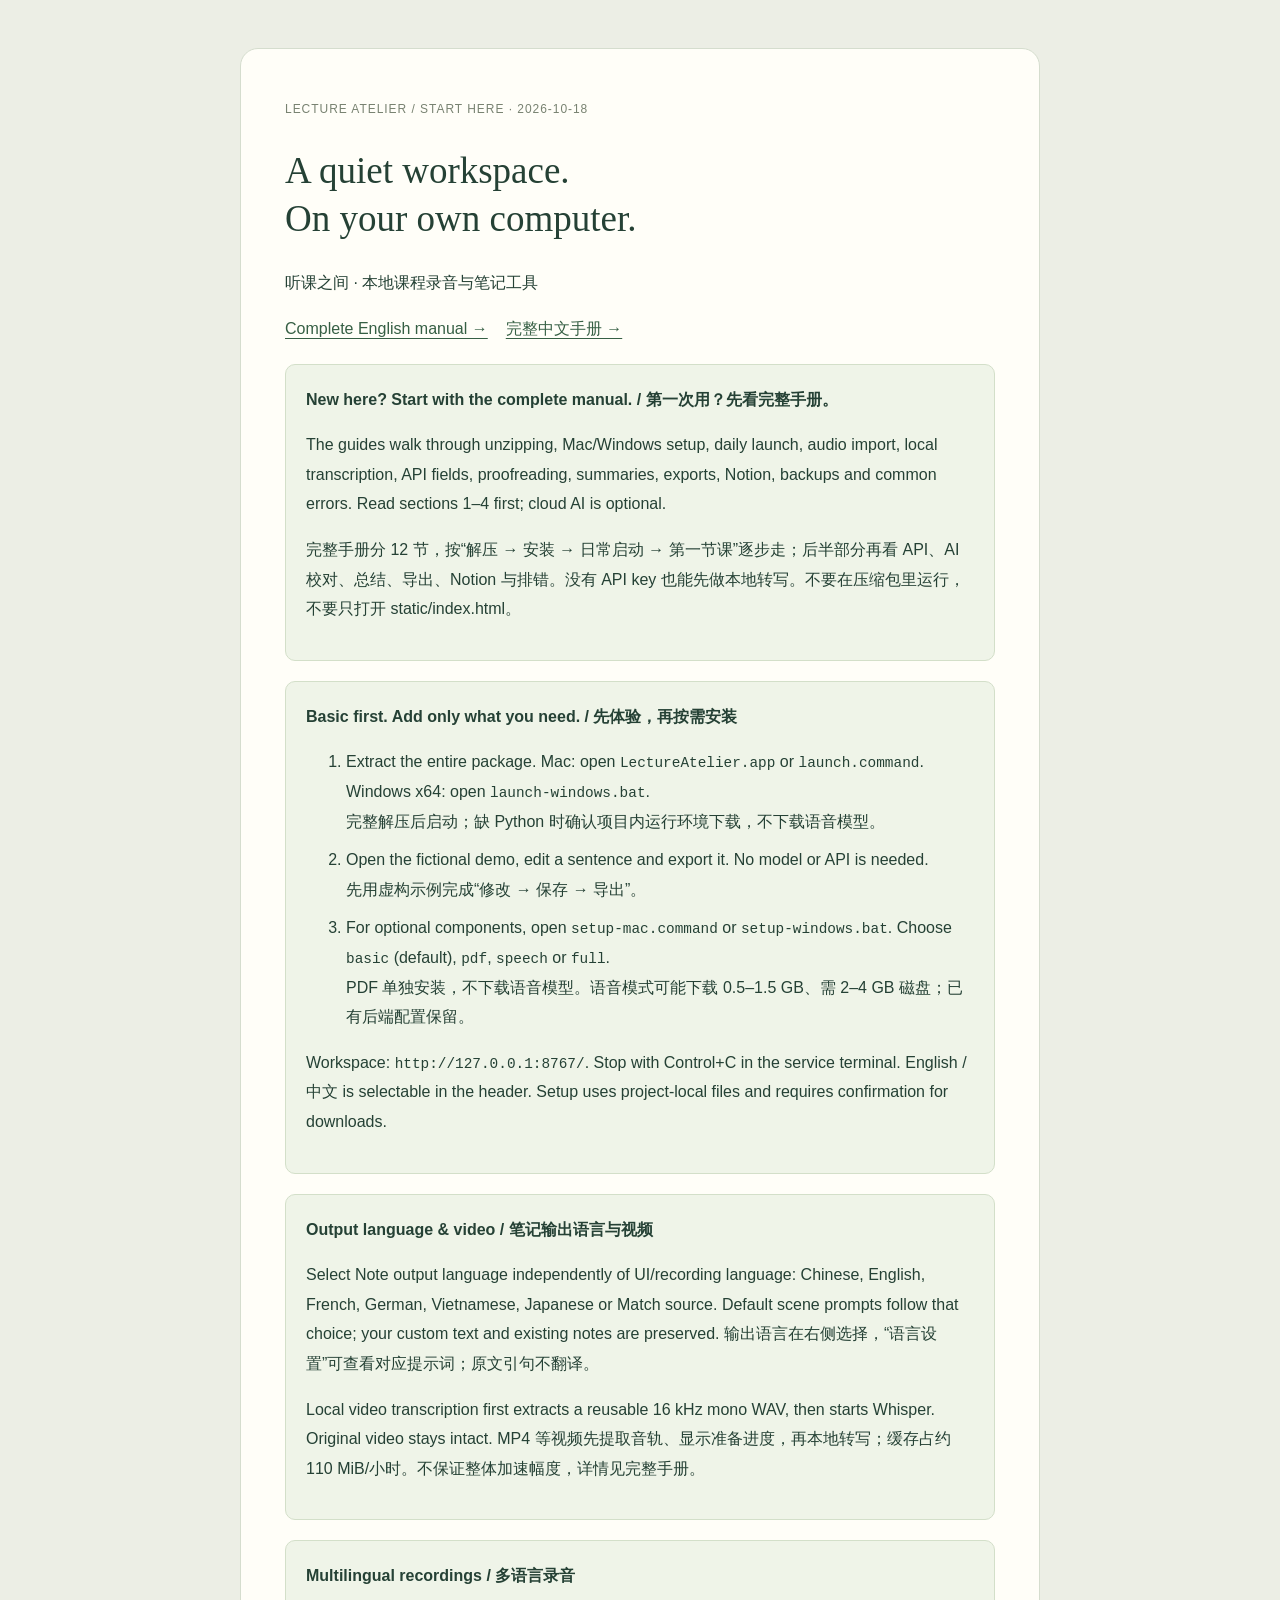
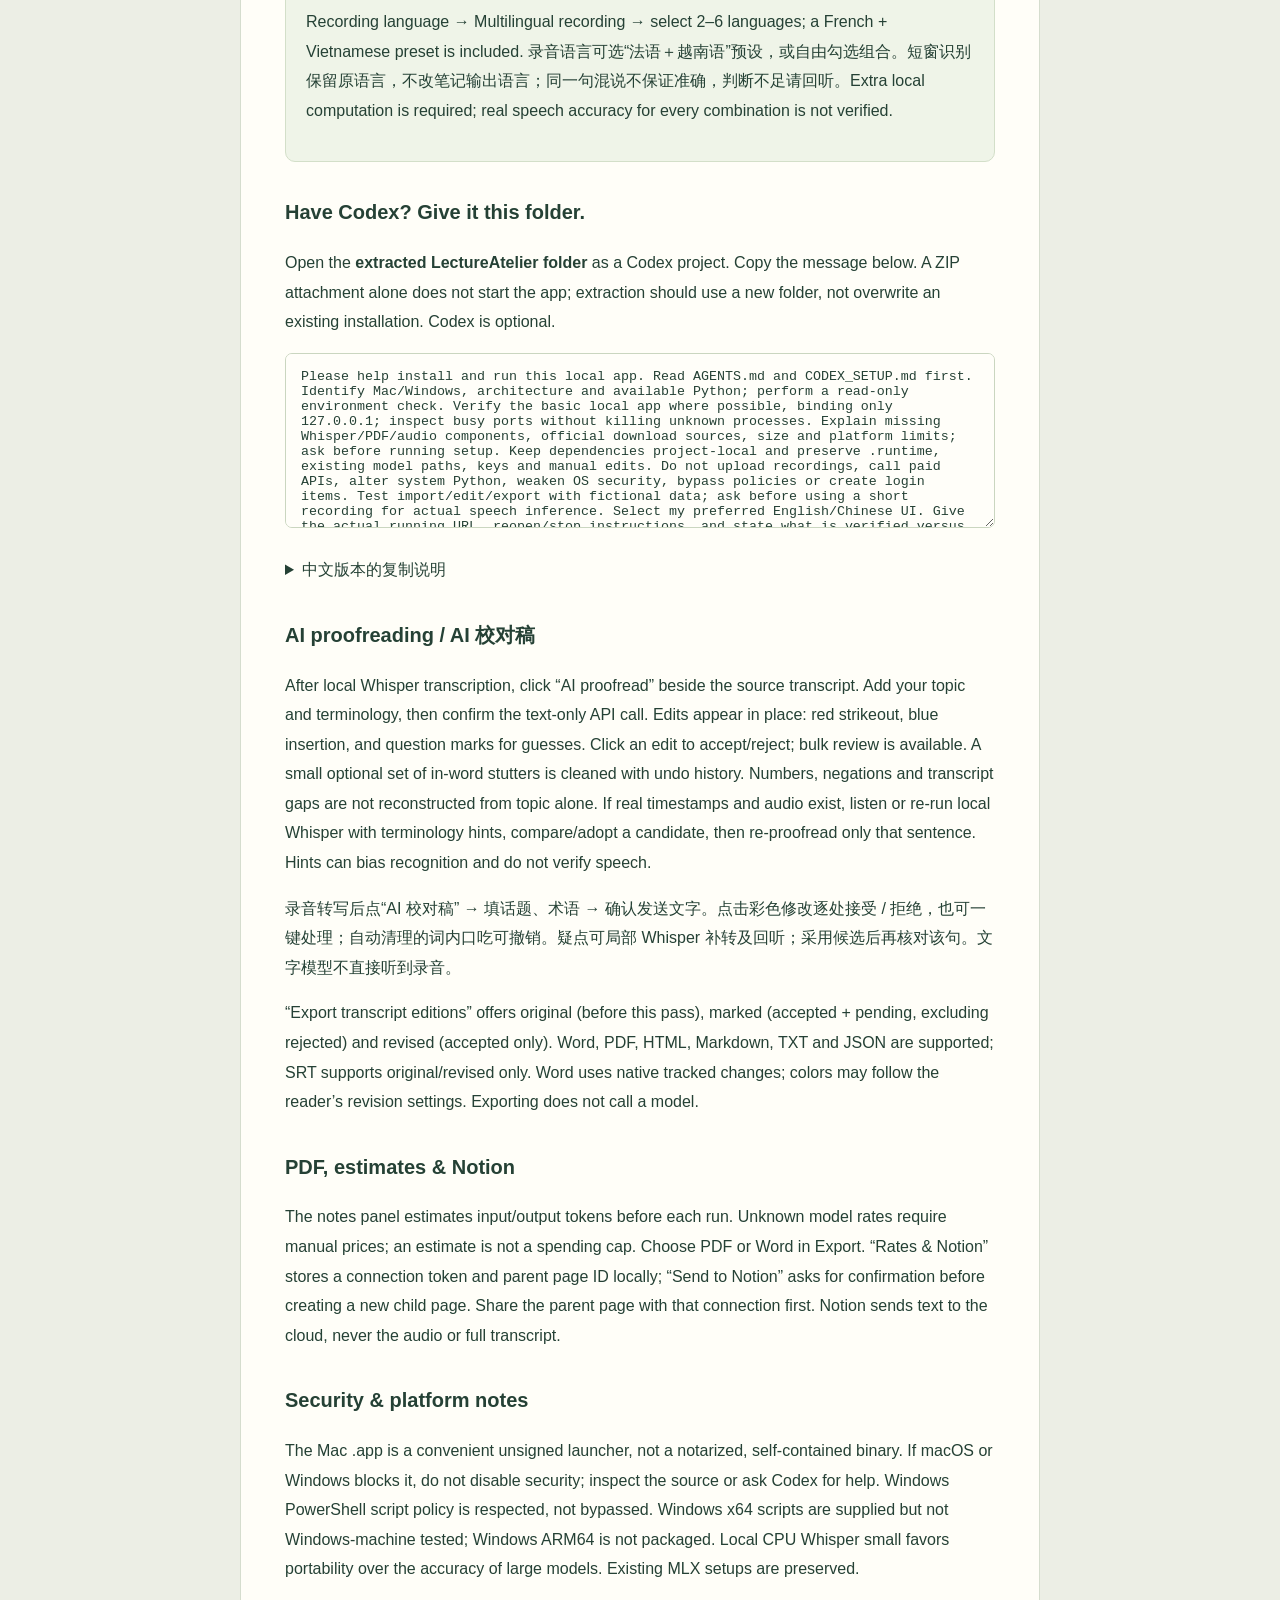
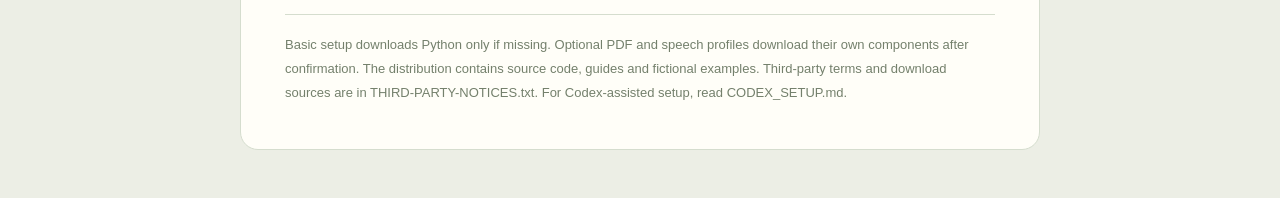
<file: START-HERE.html>
<!doctype html><html lang="en"><head><meta charset="utf-8"><meta name="viewport" content="width=device-width,initial-scale=1"><title>Start here · Lecture Atelier</title><style>
*{box-sizing:border-box}body{margin:0;background:#eceee5;color:#254135;font:16px/1.85 -apple-system,BlinkMacSystemFont,"PingFang SC",sans-serif}main{max-width:800px;margin:48px auto;padding:44px;background:#fffef8;border:1px solid #d5ddce;border-radius:18px}h1{font:500 37px/1.3 Georgia,"Songti SC",serif}h2{font-size:20px;margin-top:32px}.kicker,small{color:#788271;font-size:12px;letter-spacing:.08em}a{color:#365f44;text-underline-offset:4px}nav{display:flex;gap:18px;flex-wrap:wrap}.card{padding:20px;background:#eff4e8;border:1px solid #d3dfc9;border-radius:10px;margin:20px 0}textarea{width:100%;min-height:175px;resize:vertical;border:1px solid #cad6c0;border-radius:7px;padding:15px;background:#fffef9;color:#254135;font:14px/1.75 inherit}li{margin:9px 0}code{font-size:.9em}details{margin-top:18px}footer{font-size:13px;color:#74806c;border-top:1px solid #d5ddce;padding-top:18px;margin-top:30px}@media(max-width:600px){main{margin:10px;padding:25px}h1{font-size:29px}}
</style></head><body><main><small>LECTURE ATELIER / START HERE · 2026-10-18</small><h1>A quiet workspace.<br>On your own computer.</h1><p>听课之间 · 本地课程录音与笔记工具</p><nav aria-label="Complete manuals"><a href="FRIEND-GUIDE-EN.html">Complete English manual →</a><a href="FRIEND-GUIDE.html">完整中文手册 →</a></nav>
<div class="card"><strong>New here? Start with the complete manual. / 第一次用？先看完整手册。</strong><p>The guides walk through unzipping, Mac/Windows setup, daily launch, audio import, local transcription, API fields, proofreading, summaries, exports, Notion, backups and common errors. Read sections 1–4 first; cloud AI is optional.</p><p>完整手册分 12 节，按“解压 → 安装 → 日常启动 → 第一节课”逐步走；后半部分再看 API、AI 校对、总结、导出、Notion 与排错。没有 API key 也能先做本地转写。不要在压缩包里运行，不要只打开 static/index.html。</p></div>
<div class="card"><strong>Basic first. Add only what you need. / 先体验，再按需安装</strong><ol><li>Extract the entire package. Mac: open <code>LectureAtelier.app</code> or <code>launch.command</code>. Windows x64: open <code>launch-windows.bat</code>.<br>完整解压后启动；缺 Python 时确认项目内运行环境下载，不下载语音模型。</li><li>Open the fictional demo, edit a sentence and export it. No model or API is needed.<br>先用虚构示例完成“修改 → 保存 → 导出”。</li><li>For optional components, open <code>setup-mac.command</code> or <code>setup-windows.bat</code>. Choose <code>basic</code> (default), <code>pdf</code>, <code>speech</code> or <code>full</code>.<br>PDF 单独安装，不下载语音模型。语音模式可能下载 0.5–1.5 GB、需 2–4 GB 磁盘；已有后端配置保留。</li></ol><p>Workspace: <code>http://127.0.0.1:8767/</code>. Stop with Control+C in the service terminal. English / 中文 is selectable in the header. Setup uses project-local files and requires confirmation for downloads.</p></div>
<div class="card"><strong>Output language & video / 笔记输出语言与视频</strong><p>Select Note output language independently of UI/recording language: Chinese, English, French, German, Vietnamese, Japanese or Match source. Default scene prompts follow that choice; your custom text and existing notes are preserved. 输出语言在右侧选择，“语言设置”可查看对应提示词；原文引句不翻译。</p><p>Local video transcription first extracts a reusable 16 kHz mono WAV, then starts Whisper. Original video stays intact. MP4 等视频先提取音轨、显示准备进度，再本地转写；缓存占约 110 MiB/小时。不保证整体加速幅度，详情见完整手册。</p></div>
<div class="card"><strong>Multilingual recordings / 多语言录音</strong><p>Recording language → Multilingual recording → select 2–6 languages; a French + Vietnamese preset is included. 录音语言可选“法语＋越南语”预设，或自由勾选组合。短窗识别保留原语言，不改笔记输出语言；同一句混说不保证准确，判断不足请回听。Extra local computation is required; real speech accuracy for every combination is not verified.</p></div>
<h2>Have Codex? Give it this folder.</h2><p>Open the <strong>extracted LectureAtelier folder</strong> as a Codex project. Copy the message below. A ZIP attachment alone does not start the app; extraction should use a new folder, not overwrite an existing installation. Codex is optional.</p><textarea readonly aria-label="Message to copy into Codex">Please help install and run this local app. Read AGENTS.md and CODEX_SETUP.md first. Identify Mac/Windows, architecture and available Python; perform a read-only environment check. Verify the basic local app where possible, binding only 127.0.0.1; inspect busy ports without killing unknown processes. Explain missing Whisper/PDF/audio components, official download sources, size and platform limits; ask before running setup. Keep dependencies project-local and preserve .runtime, existing model paths, keys and manual edits. Do not upload recordings, call paid APIs, alter system Python, weaken OS security, bypass policies or create login items. Test import/edit/export with fictional data; ask before using a short recording for actual speech inference. Select my preferred English/Chinese UI. Give the actual running URL, reopen/stop instructions, and state what is verified versus untested.</textarea>
<details><summary>中文版本的复制说明</summary><p>把解压后的文件夹作为 Codex 项目打开，发送：</p><textarea readonly aria-label="给 Codex 的中文说明">请帮我安装并启动这个本地应用。先阅读 AGENTS.md 和 CODEX_SETUP.md。识别本机 Mac / Windows、芯片与 Python，先做只读检查，再验证基础服务；只绑定 127.0.0.1，端口冲突不结束不明进程。检查 Whisper、音频和 PDF 缺什么，说明官方下载来源、大小、空间与平台限制，询问我后再安装。依赖只放项目内，保留 .runtime、模型路径、密钥与手工修改，不改系统 Python。不上传录音、不调用付费 API、不改系统安全设置、不绕过策略、不安装开机自启。用虚构示例检查导入、编辑、导出；要测真实语音先问我可用哪段短录音。界面选我喜欢的 English / 中文。最后给实际运行地址、日常启动与 Control+C 停止方法，说明已验证和未验证部分。</textarea></details>
<h2>AI proofreading / AI 校对稿</h2><p>After local Whisper transcription, click “AI proofread” beside the source transcript. Add your topic and terminology, then confirm the text-only API call. Edits appear in place: red strikeout, blue insertion, and question marks for guesses. Click an edit to accept/reject; bulk review is available. A small optional set of in-word stutters is cleaned with undo history. Numbers, negations and transcript gaps are not reconstructed from topic alone. If real timestamps and audio exist, listen or re-run local Whisper with terminology hints, compare/adopt a candidate, then re-proofread only that sentence. Hints can bias recognition and do not verify speech.</p><p>录音转写后点“AI 校对稿” → 填话题、术语 → 确认发送文字。点击彩色修改逐处接受 / 拒绝，也可一键处理；自动清理的词内口吃可撤销。疑点可局部 Whisper 补转及回听；采用候选后再核对该句。文字模型不直接听到录音。</p><p>“Export transcript editions” offers original (before this pass), marked (accepted + pending, excluding rejected) and revised (accepted only). Word, PDF, HTML, Markdown, TXT and JSON are supported; SRT supports original/revised only. Word uses native tracked changes; colors may follow the reader’s revision settings. Exporting does not call a model.</p>
<h2>PDF, estimates & Notion</h2><p>The notes panel estimates input/output tokens before each run. Unknown model rates require manual prices; an estimate is not a spending cap. Choose PDF or Word in Export. “Rates & Notion” stores a connection token and parent page ID locally; “Send to Notion” asks for confirmation before creating a new child page. Share the parent page with that connection first. Notion sends text to the cloud, never the audio or full transcript.</p>
<h2>Security & platform notes</h2><p>The Mac .app is a convenient unsigned launcher, not a notarized, self-contained binary. If macOS or Windows blocks it, do not disable security; inspect the source or ask Codex for help. Windows PowerShell script policy is respected, not bypassed. Windows x64 scripts are supplied but not Windows-machine tested; Windows ARM64 is not packaged. Local CPU Whisper small favors portability over the accuracy of large models. Existing MLX setups are preserved.</p>
<footer>Basic setup downloads Python only if missing. Optional PDF and speech profiles download their own components after confirmation. The distribution contains source code, guides and fictional examples. Third-party terms and download sources are in THIRD-PARTY-NOTICES.txt. For Codex-assisted setup, read CODEX_SETUP.md.</footer></main></body></html>
</file>
